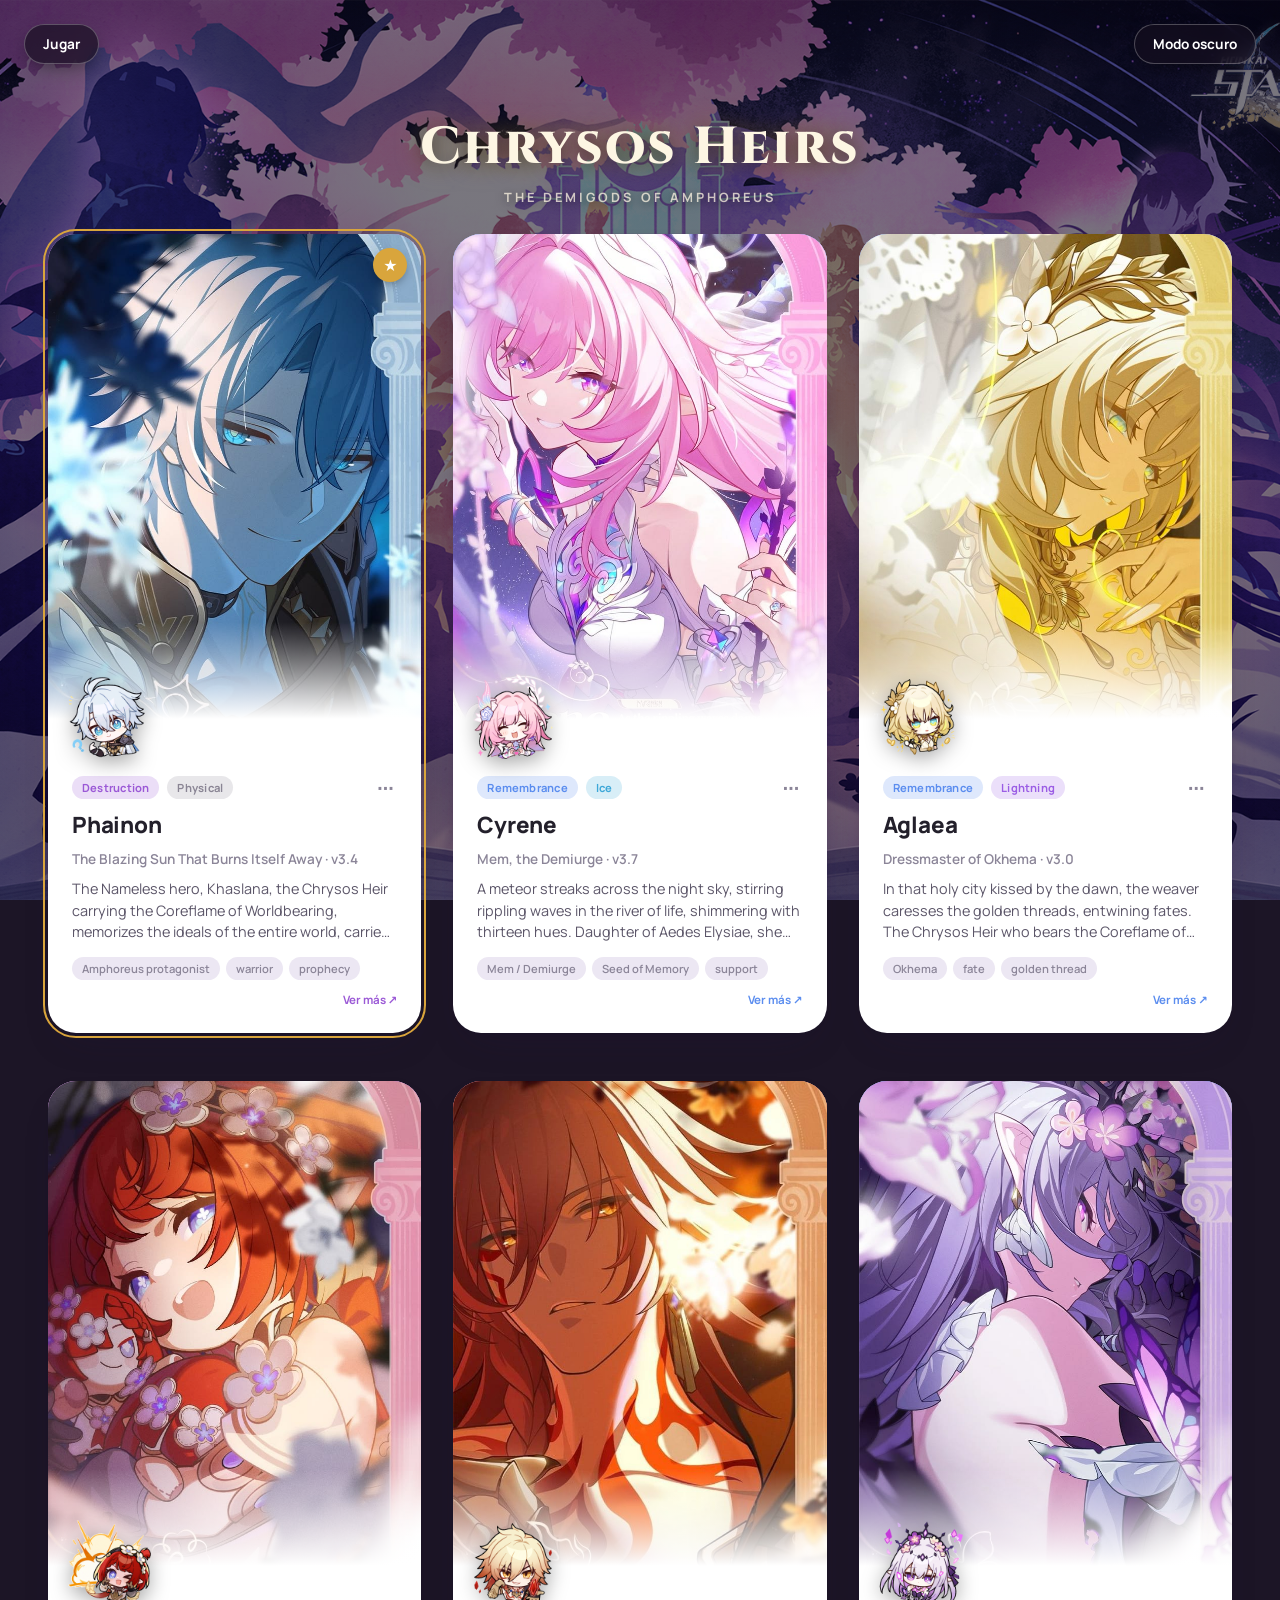
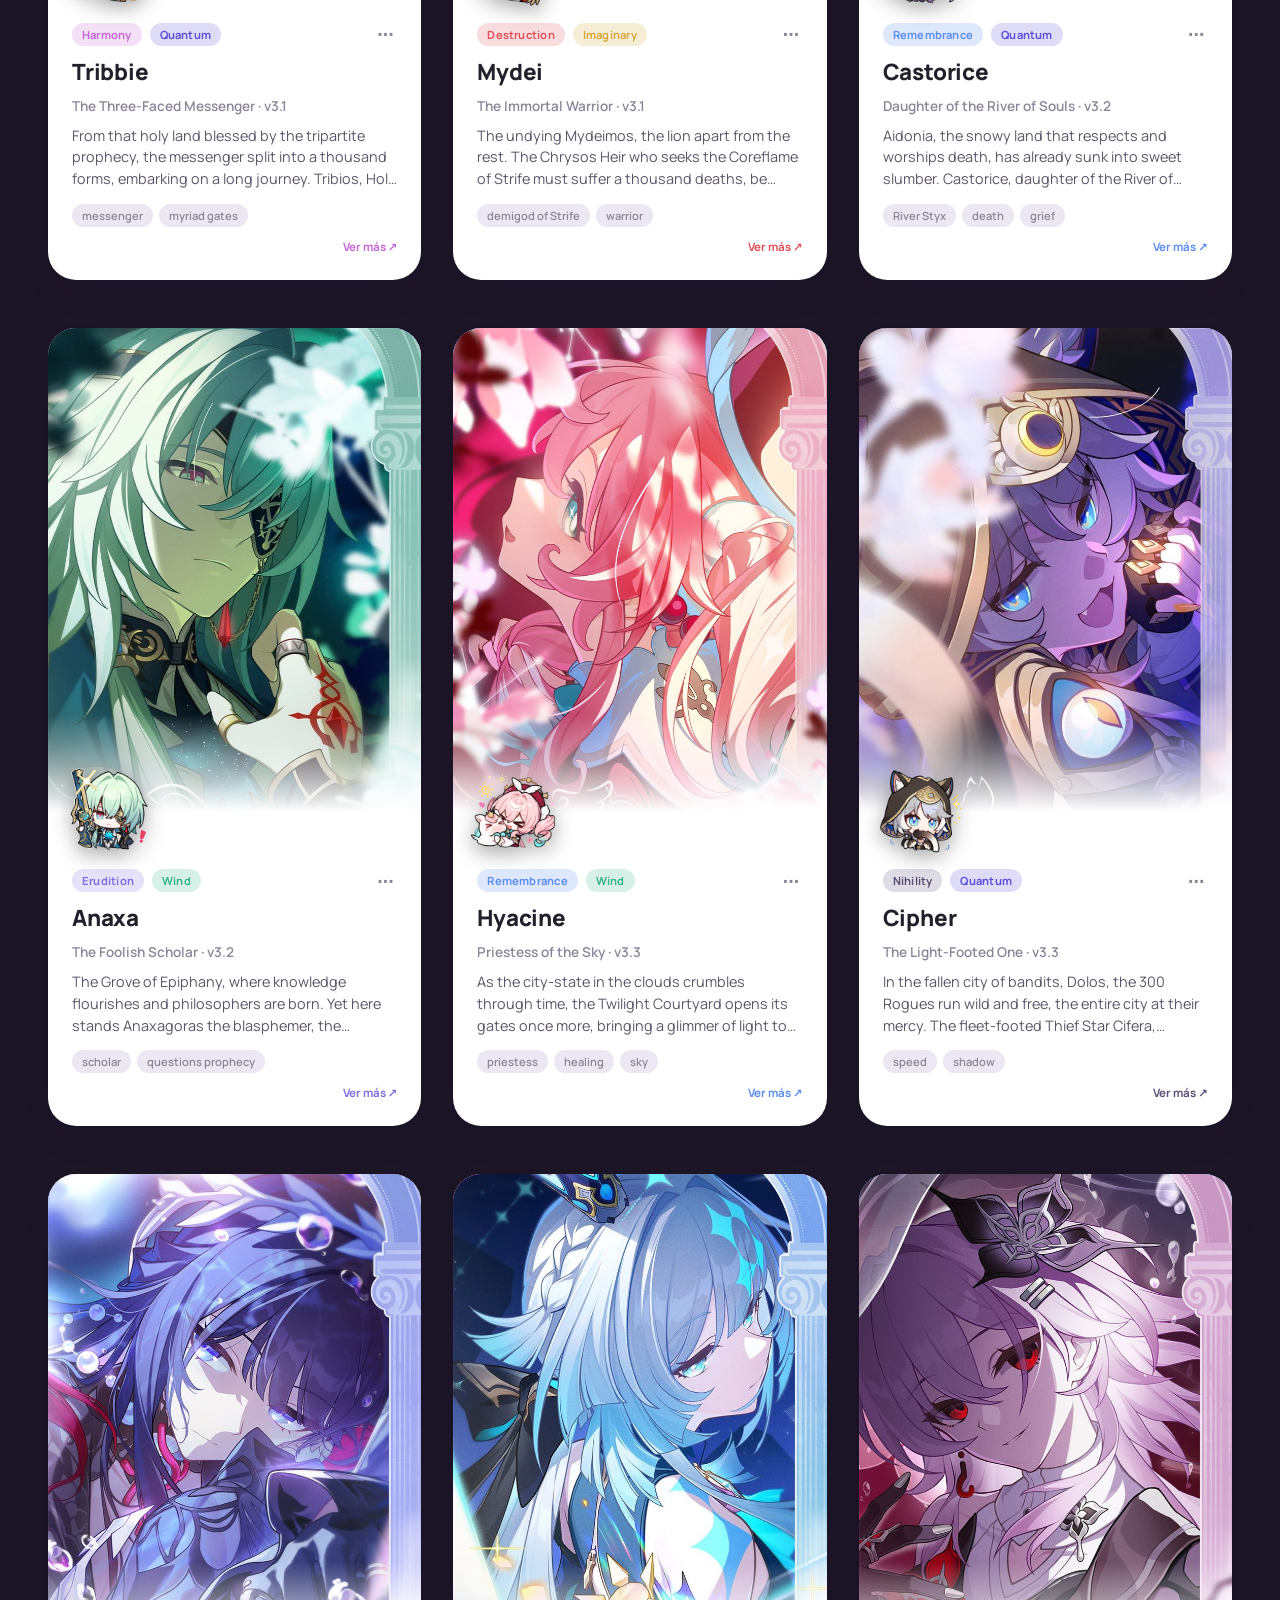
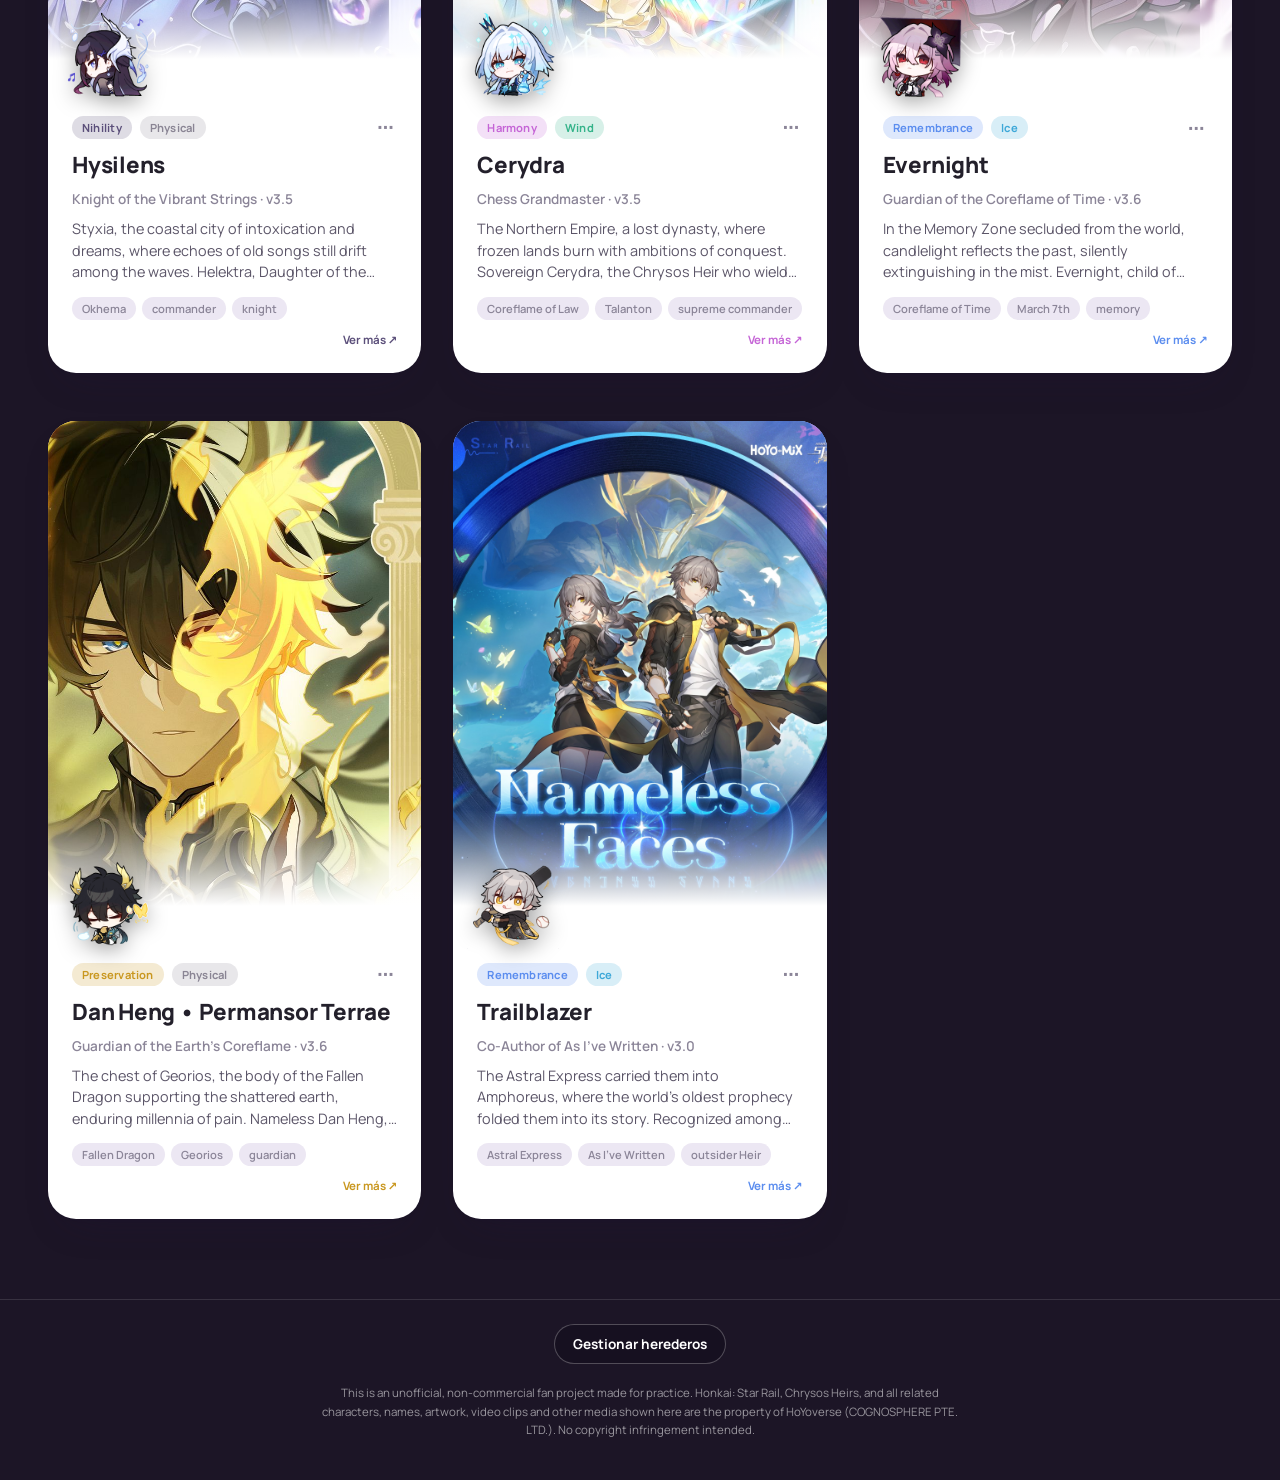
<file: index.html>
<!DOCTYPE html>
<html lang="en">
<head>
  <meta charset="UTF-8" />
  <!-- Hace que en mobile el ancho de la página sea el ancho real de
       la pantalla (y no un "viewport de escritorio" achicado). -->
  <meta name="viewport" content="width=device-width, initial-scale=1.0" />
  <title>Chrysos Heirs — Collection</title>

  <!-- Google Fonts: dos tipografías.
       - Cinzel: la serif "de inscripción" que usa el título H1.
       - Manrope: la tipografía normal de todo el resto del sitio
         (tarjetas, botones, texto). Los "preconnect" de arriba solo
         aceleran la conexión a los servidores de Google Fonts. -->
  <link rel="preconnect" href="https://fonts.googleapis.com" />
  <link rel="preconnect" href="https://fonts.gstatic.com" crossorigin />
  <link
    href="https://fonts.googleapis.com/css2?family=Cinzel:wght@600;700;800;900&family=Manrope:wght@500;600;700;800&display=swap"
    rel="stylesheet"
  />
  <link rel="stylesheet" href="styles/style.css" />
</head>
<!-- La clase "is-loading" arranca puesta a propósito: bloquea el
     scroll del body mientras se ve la pantalla de carga de abajo.
     script.js se la saca cuando el video termina (o falla). -->
<body class="is-loading">
  <!-- Pantalla de carga: un video de Amphoreus que se reproduce una
       sola vez al entrar al sitio. Cuando termina, script.js la
       desvanece y la borra del HTML. -->
  <div id="loading-screen" class="loading-screen">
    <video
      class="loading-video"
      src="media/amphoreus_pantalla_de_carga.mp4"
      autoplay
      muted
      playsinline
      preload="auto"
    ></video>
  </div>

  <!-- Botón fijo (siempre visible, sin importar el scroll) para
       cambiar entre modo claro y modo oscuro. El texto y el estado
       aria-pressed los actualiza script.js según el tema activo. -->
  <button
    id="theme-toggle"
    class="theme-toggle"
    type="button"
    aria-pressed="false"
  >
    Modo oscuro
  </button>

  <!-- Juego de memoria de "proyecto 1". Sin servidor (GitHub Pages)
       entra en modo offline y guarda las partidas en el navegador. -->
  <a class="theme-toggle juego-link" href="proyecto%201/game.html">
    Jugar
  </a>

  <!-- Encabezado: título + subtítulo. Fijo en el HTML porque no
       depende de ningún dato de la colección. -->
  <header class="page-header">
    <h1>Chrysos Heirs</h1>
    <p class="page-subtitle">The Demigods of Amphoreus</p>
   </header>

<!-- Contenedor vacío a propósito: script.js lo llena con una
     <article class="card"> por cada Chrysos Heir del array
     chrysosHeirs (ver DATOS en script.js). Ninguna tarjeta está
     escrita a mano acá. -->
<section id="cards-container"></section>

  <!-- Pie de página: aclaración de que esto es un proyecto de fan,
       sin fines comerciales, y que todo el material de Honkai: Star
       Rail / Chrysos Heirs es propiedad de HoYoverse. -->
  <footer class="site-footer">
    <!-- Enlace al gestor de "proyecto 1" (crear, editar y borrar
         herederos). Vive dentro de esta misma carpeta, así que comparte
         el localStorage con esta página y los cambios aparecen aquí. -->
    <a class="footer-gestor" href="proyecto%201/gestion.html">Gestionar herederos</a>
    <p>
      This is an unofficial, non-commercial fan project made for
      practice. Honkai: Star Rail, Chrysos Heirs, and all related
      characters, names, artwork, video clips and other media shown
      here are the property of HoYoverse (COGNOSPHERE PTE. LTD.). No
      copyright infringement intended.
    </p>
  </footer>

  <!-- Todo el comportamiento del sitio (armar las tarjetas, el
       modal, la pantalla de carga, el modo oscuro) vive acá. -->
  <script src="scripts/script.js"></script>
</body>
</html>
</file>
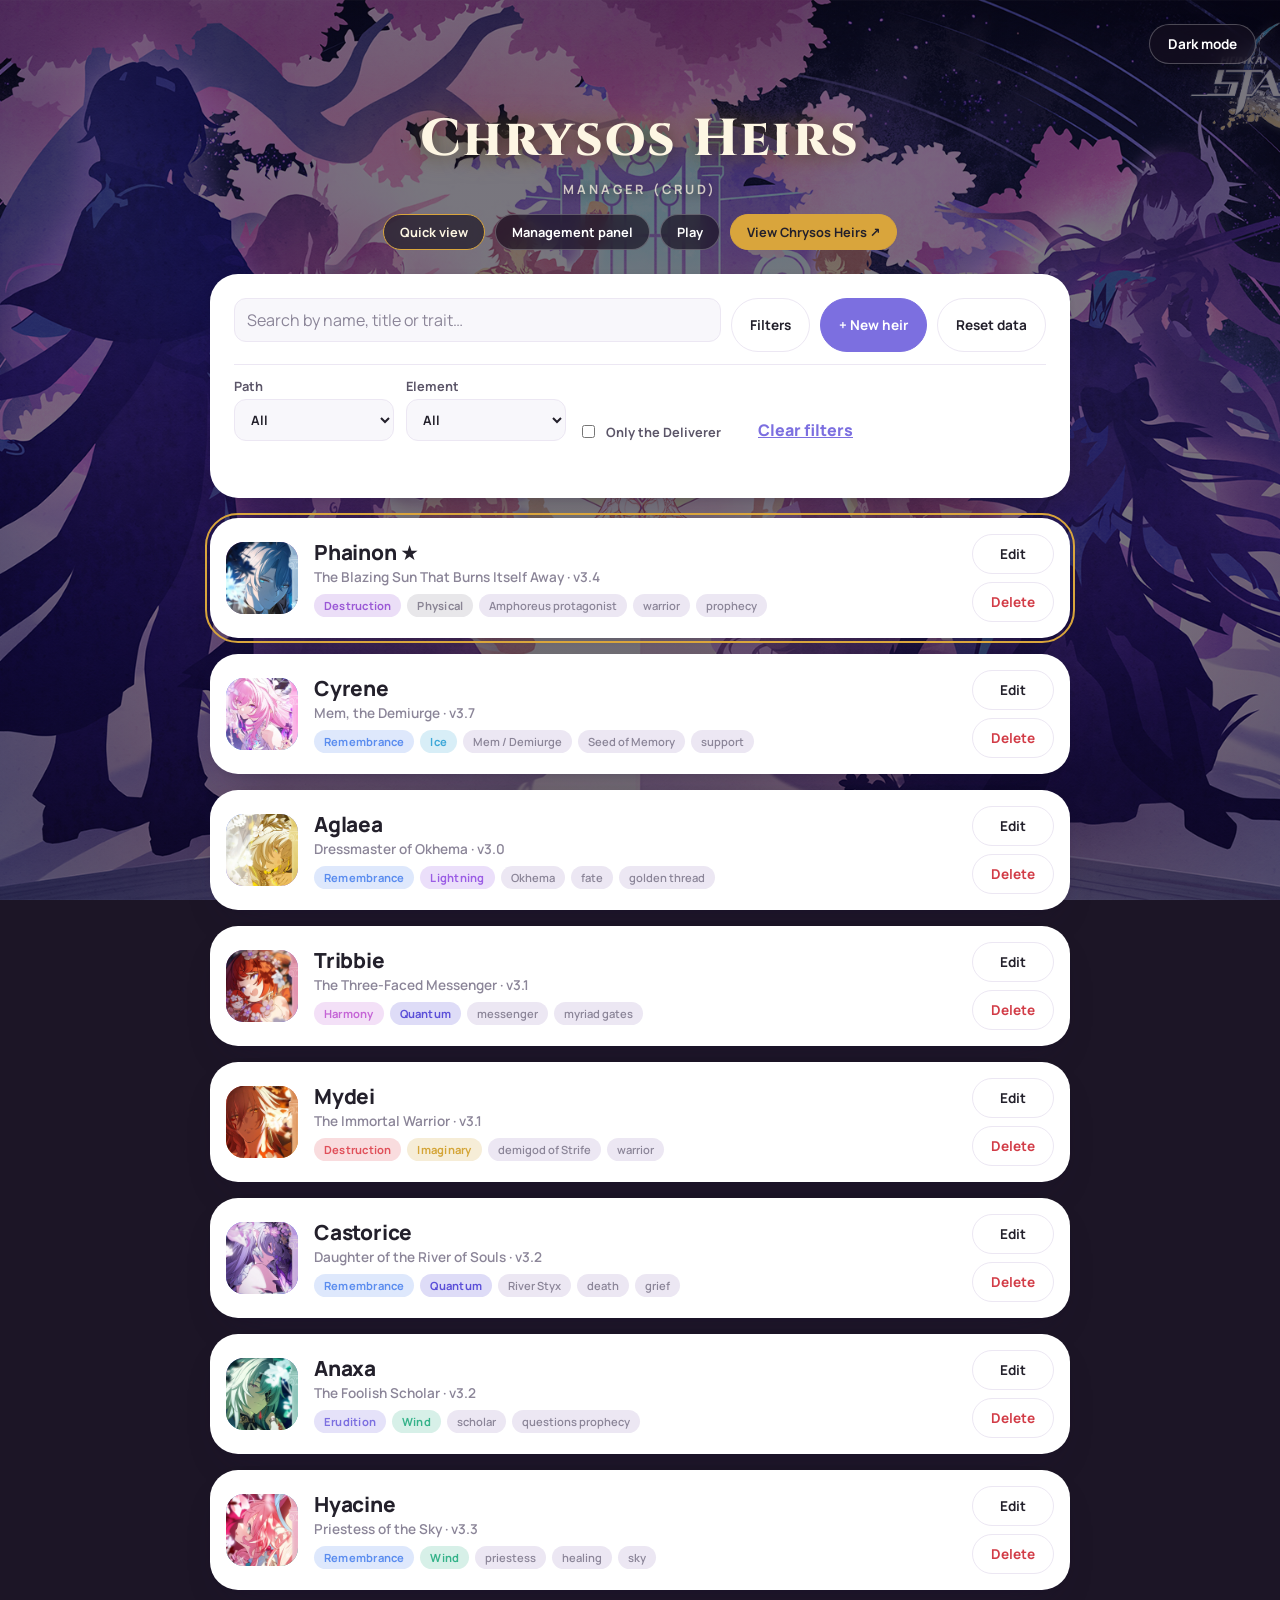
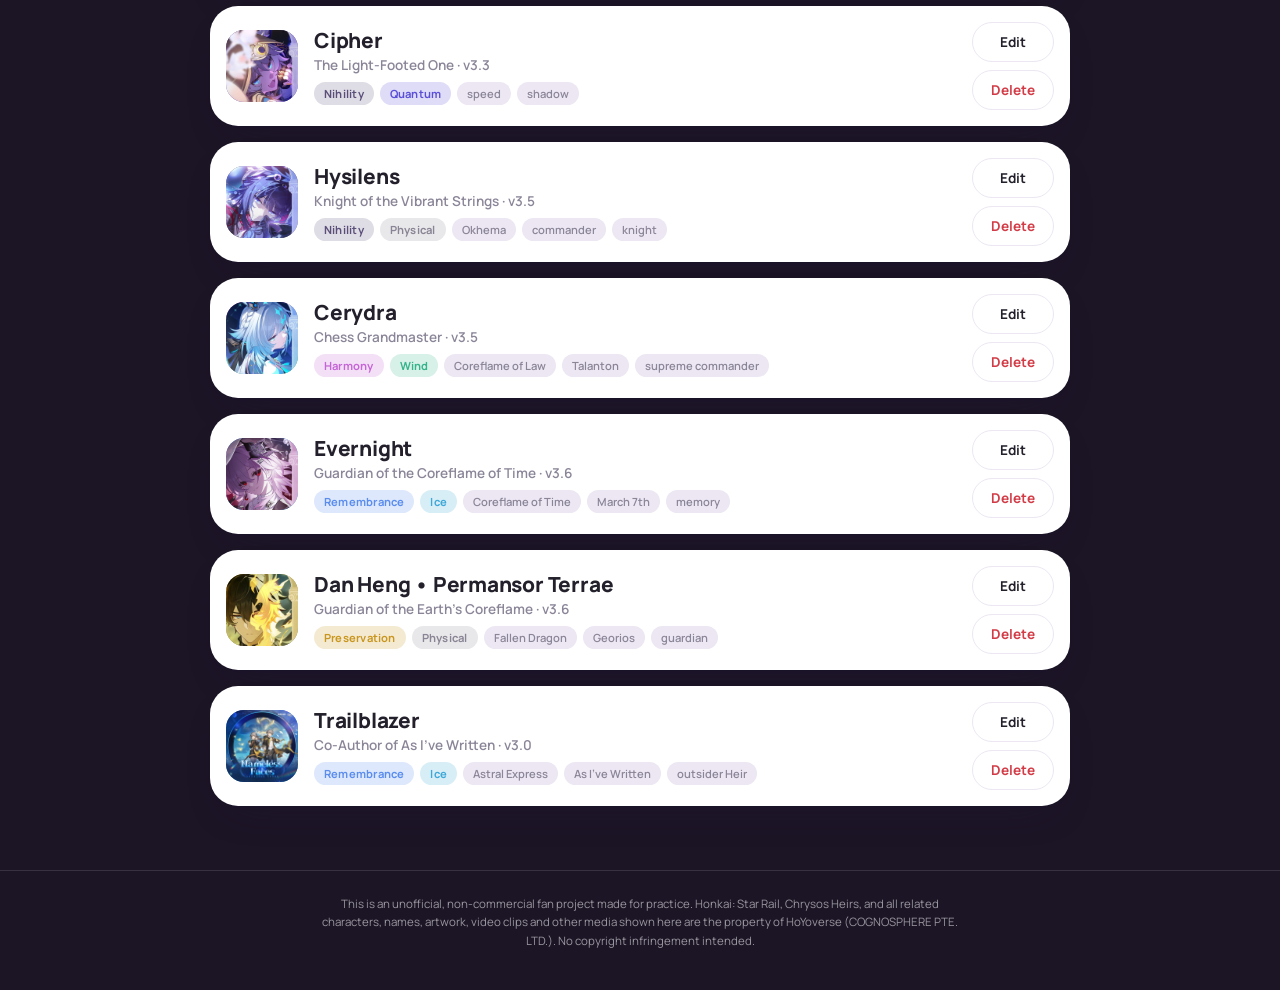
<file: proyecto 1/index.html>
<!DOCTYPE html>
<html lang="en">
<head>
  <meta charset="UTF-8" />
  <meta name="viewport" content="width=device-width, initial-scale=1.0" />
  <title>Chrysos Heirs — Manager</title>

  <!-- Mismas tipografías que el proyecto principal: Cinzel para el
       título y Manrope para el resto. -->
  <link rel="preconnect" href="https://fonts.googleapis.com" />
  <link rel="preconnect" href="https://fonts.gstatic.com" crossorigin />
  <link
    href="https://fonts.googleapis.com/css2?family=Cinzel:wght@600;700;800;900&family=Manrope:wght@500;600;700;800&display=swap"
    rel="stylesheet"
  />
  <link rel="stylesheet" href="styles.css" />
</head>
<body>
  <!-- Botón fijo de modo oscuro/claro; store.js (setupThemeToggle) lo
       conecta y recuerda la elección en localStorage. -->
  <button id="theme-toggle" class="theme-toggle" type="button" aria-pressed="false">
    Dark mode
  </button>

  <header class="page-header">
    <h1>Chrysos Heirs</h1>
    <p class="page-subtitle">Manager (CRUD)</p>
    <nav class="page-nav" aria-label="Pages">
      <a href="index.html" aria-current="page">Quick view</a>
      <a href="gestion.html">Management panel</a>
      <a href="game.html">Play</a>
      <a class="nav-main" href="../index.html">View Chrysos Heirs ↗</a>
    </nav>
  </header>

  <main class="app">
    <!-- Barra de herramientas: buscar (Read), crear (Create) y volver
         a los datos originales de data.js. -->
    <section class="panel">
      <div class="toolbar">
        <label class="search">
          <span class="visually-hidden">Search</span>
          <input id="search" type="search" placeholder="Search by name, title or trait…" />
        </label>
        <button id="filters-toggle" type="button" class="btn" aria-expanded="false" aria-controls="filters-panel">
          Filters
        </button>
        <button id="new-btn" type="button" class="btn btn-primary">+ New heir</button>
        <button id="reset-btn" type="button" class="btn">Reset data</button>
      </div>

      <!-- Panel de filtros por propiedad. Oculto hasta que se abre con
           el botón "Filters"; app.js llena los <select> con los Path
           y Element que existan en los datos. -->
      <div id="filters-panel" class="filters-panel" hidden>
        <label class="field">
          <span class="field-caption">Path</span>
          <select id="filter-path">
            <option value="">All</option>
          </select>
        </label>
        <label class="field">
          <span class="field-caption">Element</span>
          <select id="filter-elemento">
            <option value="">All</option>
          </select>
        </label>
        <label class="field field-check">
          <input id="filter-deliverer" type="checkbox" />
          <span class="field-caption">Only the Deliverer</span>
        </label>
        <button id="filters-clear" type="button" class="btn-link">Clear filters</button>
      </div>

      <!-- aria-live: el lector de pantalla anuncia los mensajes de
           "guardado", "eliminado", etc. sin mover el foco. -->
      <p id="status" class="status" role="status" aria-live="polite"></p>
    </section>

    <!-- script rellena esta lista con una fila por cada heredero. -->
    <ul id="heir-list" class="heir-list"></ul>
    <p id="empty-state" class="empty-state" hidden>No heirs match your search.</p>
  </main>

  <!-- Formulario de crear / editar. <dialog> nativo: el navegador ya
       se encarga de atrapar el foco y de cerrarlo con Escape. -->
  <dialog id="heir-dialog" class="dialog" aria-labelledby="dialog-title">
    <form id="heir-form" novalidate>
      <h2 id="dialog-title">New heir</h2>

      <label>Name *
        <input name="nombre" type="text" required maxlength="60" />
      </label>
      <label>Title
        <input name="titulo" type="text" maxlength="120" />
      </label>

      <div class="row">
        <label>Path
          <input name="path" type="text" list="path-options" />
        </label>
        <label>Element
          <input name="elemento" type="text" list="element-options" />
        </label>
        <label>Version
          <input name="version" type="number" step="0.1" min="0" />
        </label>
      </div>
      <datalist id="path-options"></datalist>
      <datalist id="element-options"></datalist>

      <label class="check">
        <input name="isDeliverer" type="checkbox" />
        Is the Deliverer
      </label>

      <label>Description
        <textarea name="descripcion" rows="4"></textarea>
      </label>
      <label>Traits (comma separated)
        <input name="rasgos" type="text" placeholder="warrior, prophecy" />
      </label>

      <label>Image path
        <input name="imagen" type="text" placeholder="media/name.jpg" />
      </label>
      <label>Sticker path
        <input name="sticker" type="text" placeholder="media/name-sticker.gif" />
      </label>
      <label>Clip path(s) (comma separated, optional)
        <input name="clip" type="text" placeholder="media/name.mp4" />
      </label>

      <p id="form-error" class="form-error" role="alert"></p>

      <div class="dialog-actions">
        <button type="button" id="cancel-btn" class="btn">Cancel</button>
        <button type="submit" class="btn btn-primary">Save</button>
      </div>
    </form>
  </dialog>

  <footer class="site-footer">
    <p>
      This is an unofficial, non-commercial fan project made for
      practice. Honkai: Star Rail, Chrysos Heirs, and all related
      characters, names, artwork, video clips and other media shown
      here are the property of HoYoverse (COGNOSPHERE PTE. LTD.). No
      copyright infringement intended.
    </p>
  </footer>

  <!-- data.js define el array "chrysosHeirs" (datos iniciales) y tiene
       que cargarse ANTES que store.js y app.js, que lo usan. -->
  <script src="data.js"></script>
  <script src="store.js"></script>
  <script src="app.js"></script>
</body>
</html>
</file>
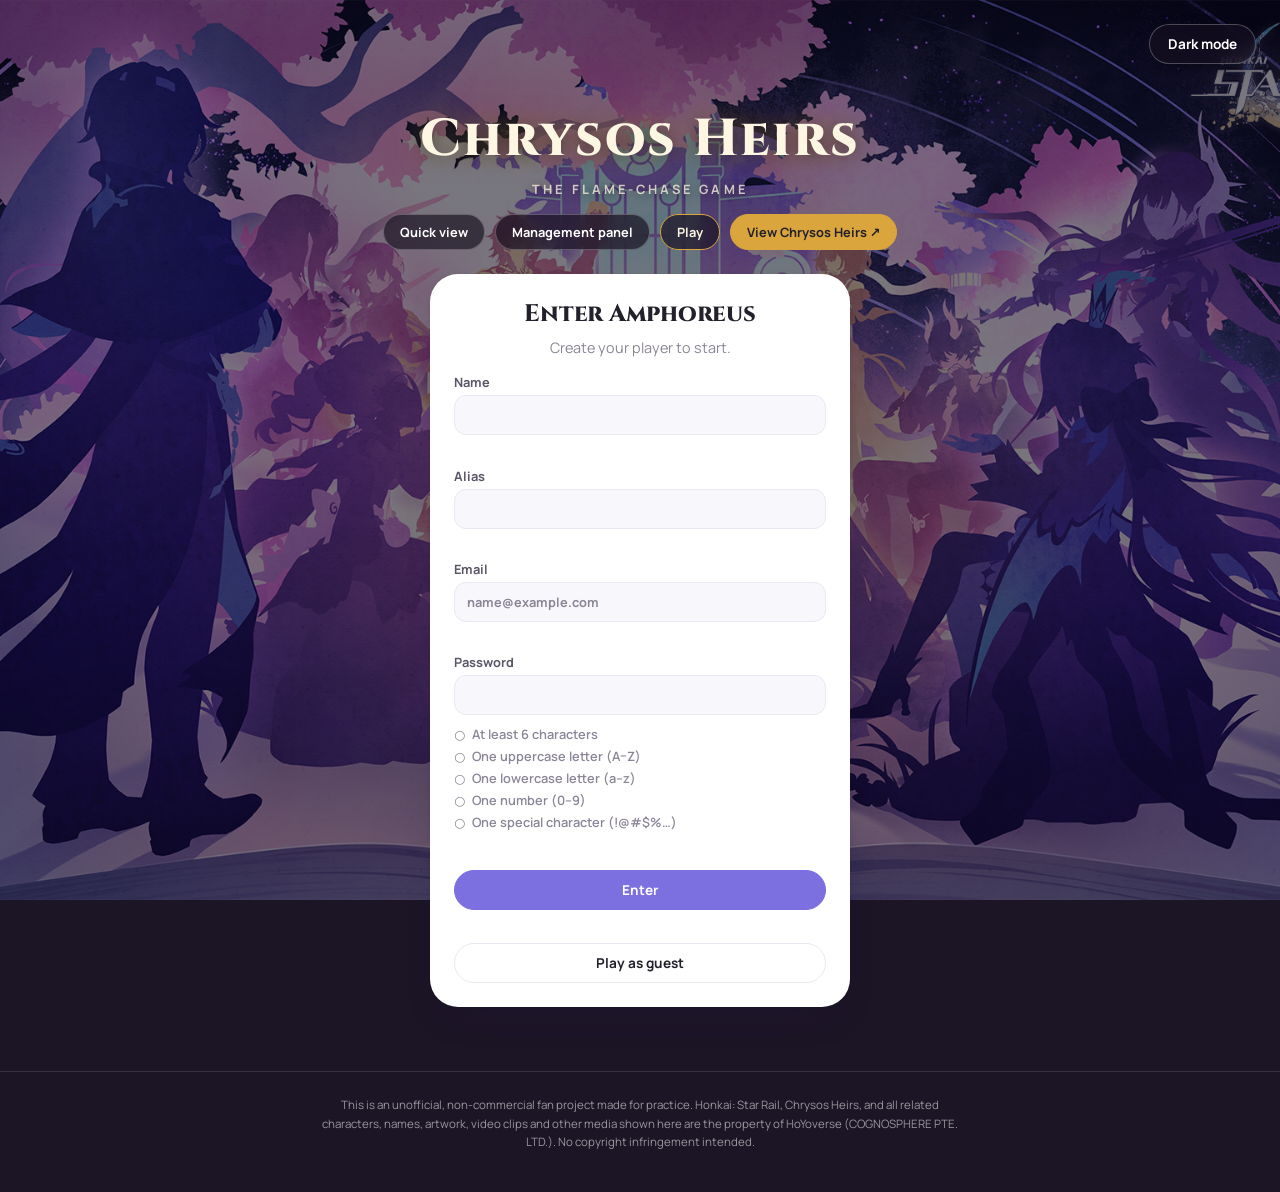
<file: proyecto 1/game.html>
<!DOCTYPE html>
<html lang="en">
<head>
  <meta charset="UTF-8" />
  <meta name="viewport" content="width=device-width, initial-scale=1.0" />
  <title>Chrysos Heirs — Game</title>

  <!-- Mismas tipografías que el proyecto principal: Cinzel para el
       título y Manrope para el resto. -->
  <link rel="preconnect" href="https://fonts.googleapis.com" />
  <link rel="preconnect" href="https://fonts.gstatic.com" crossorigin />
  <link
    href="https://fonts.googleapis.com/css2?family=Cinzel:wght@600;700;800;900&family=Manrope:wght@500;600;700;800&display=swap"
    rel="stylesheet"
  />
  <!-- styles.css trae el fondo de Amphoreus, las variables de color y
       los botones; game.css solo agrega lo propio del login. -->
  <link rel="stylesheet" href="styles.css" />
  <link rel="stylesheet" href="game.css" />
</head>
<body>
  <button id="theme-toggle" class="theme-toggle" type="button" aria-pressed="false">
    Dark mode
  </button>

  <header class="page-header">
    <h1>Chrysos Heirs</h1>
    <p class="page-subtitle">The Flame-Chase Game</p>
    <nav class="page-nav" aria-label="Pages">
      <a href="index.html">Quick view</a>
      <a href="gestion.html">Management panel</a>
      <a href="game.html" aria-current="page">Play</a>
      <a class="nav-main" href="../index.html">View Chrysos Heirs ↗</a>
    </nav>
  </header>

  <main class="game">
    <!-- LOGIN. novalidate: apaga los globitos de error del navegador
         para que la validación (y sus mensajes) la haga game.js. -->
    <section id="login-card" class="panel login-card">
      <h2>Enter Amphoreus</h2>
      <p class="login-hint">Create your player to start.</p>

      <form id="login-form" class="login-form" novalidate>
        <label class="field">
          Name
          <input id="login-name" name="name" type="text" autocomplete="name" maxlength="40"
                 aria-describedby="name-error" />
        </label>
        <p id="name-error" class="form-error"></p>

        <label class="field">
          Alias
          <input id="login-alias" name="alias" type="text" autocomplete="nickname" maxlength="20"
                 aria-describedby="alias-error" />
        </label>
        <p id="alias-error" class="form-error"></p>

        <!-- type="email": en el celular abre el teclado con @. La
             validación de verdad la hace EMAIL_REGEX en game.js
             (novalidate apaga la del navegador). -->
        <label class="field">
          Email
          <input id="login-email" name="email" type="email" autocomplete="email" maxlength="254"
                 placeholder="name@example.com" aria-describedby="email-error" />
        </label>
        <p id="email-error" class="form-error"></p>

        <label class="field">
          Password
          <input id="login-password" name="password" type="password" autocomplete="new-password"
                 aria-describedby="password-rules password-error" />
        </label>

        <!-- Lista de requisitos: game.js le pone .is-met a cada <li>
             mientras se escribe. data-rule es la clave de la regla en
             PASSWORD_RULES (game.js). -->
        <ul id="password-rules" class="password-rules">
          <li data-rule="length">At least 6 characters</li>
          <li data-rule="upper">One uppercase letter (A–Z)</li>
          <li data-rule="lower">One lowercase letter (a–z)</li>
          <li data-rule="number">One number (0–9)</li>
          <li data-rule="special">One special character (!@#$%…)</li>
        </ul>
        <p id="password-error" class="form-error"></p>

        <button id="login-submit" type="submit" class="btn btn-primary login-submit">Enter</button>
        <!-- Errores que no son de un campo (ej. el servidor apagado). -->
        <p id="login-status" class="form-error" role="alert"></p>
      </form>

      <!-- Fuera del <form> a propósito: así no dispara la validación ni
           el envío. Entra al juego sin usuario (no se guarda nada). -->
      <button id="guest-btn" type="button" class="btn guest-btn">Play as guest</button>
    </section>

    <!-- Modal "¿Registrarse?": se abre cuando el email no está en
         users.json. <dialog> nativo: showModal() bloquea el resto de
         la página y Escape lo cierra (cuenta como "No"). -->
    <dialog id="register-dialog" class="dialog register-dialog" aria-labelledby="register-title">
      <form method="dialog">
        <h2 id="register-title">New player?</h2>
        <p id="register-text" class="login-hint"></p>
        <div class="dialog-actions">
          <!-- method="dialog" + value: el botón cierra el modal y deja
               su value en dialog.returnValue ("no" o "yes"). -->
          <button type="submit" value="no" class="btn">No</button>
          <button type="submit" value="yes" class="btn btn-primary">Yes, register me</button>
        </div>
      </form>
    </dialog>

    <!-- JUEGO (Memory). Se muestra recién cuando el login es válido;
         memory.js arma las cartas dentro de #memory-board. -->
    <section id="welcome-card" class="panel game-card" hidden>
      <div class="game-head">
        <div>
          <h2 id="welcome-title">Welcome</h2>
          <p id="welcome-text" class="login-hint"></p>
        </div>
        <div class="game-actions">
          <button id="memory-restart" type="button" class="btn">↺ Restart</button>
          <button id="logout-btn" type="button" class="btn">Change player</button>
        </div>
      </div>

      <!-- HUD: tiempo, intentos y pares. aria-live="off" a propósito:
           el reloj cambia cada segundo y un lector de pantalla no
           debería anunciarlo sin parar. -->
      <div class="memory-hud">
        <div class="hud-item"><span id="hud-time" class="hud-value">00:00</span><span class="hud-label">Time</span></div>
        <div class="hud-item"><span id="hud-attempts" class="hud-value">0</span><span class="hud-label">Attempts</span></div>
        <div class="hud-item"><span id="hud-pairs" class="hud-value">0/0</span><span class="hud-label">Pairs</span></div>
      </div>

      <p class="login-hint memory-rules">Flip two cards at a time. Find every pair of Chrysos Heirs.</p>

      <div id="memory-board" class="memory-board"></div>
    </section>

    <!-- Victoria: se abre al encontrar todos los pares. -->
    <dialog id="victory-dialog" class="dialog register-dialog victory-dialog" aria-labelledby="victory-title">
      <h2 id="victory-title">You did it!</h2>
      <p class="victory-label">Your rank</p>
      <p id="victory-rank" class="victory-rank"></p>
      <p id="victory-message" class="login-hint"></p>
      <div class="memory-hud">
        <div class="hud-item"><span id="victory-time" class="hud-value">--:--</span><span class="hud-label">Time</span></div>
        <div class="hud-item"><span id="victory-attempts" class="hud-value">0</span><span class="hud-label">Attempts</span></div>
        <div class="hud-item"><span id="victory-pairs" class="hud-value">0/0</span><span class="hud-label">Pairs</span></div>
      </div>
      <!-- memory.js escribe acá si la partida se guardó en users.json. -->
      <p id="victory-saved" class="victory-saved" role="status" aria-live="polite"></p>
      <div class="dialog-actions">
        <button id="victory-again" type="button" class="btn btn-primary">Play again</button>
      </div>
    </dialog>
  </main>

  <footer class="site-footer">
    <p>
      This is an unofficial, non-commercial fan project made for
      practice. Honkai: Star Rail, Chrysos Heirs, and all related
      characters, names, artwork, video clips and other media shown
      here are the property of HoYoverse (COGNOSPHERE PTE. LTD.). No
      copyright infringement intended.
    </p>
  </footer>

  <!-- data.js + store.js: los heirs del juego (loadHeirs, mediaUrl) y
       setupThemeToggle(). store.js necesita data.js cargado antes, y
       memory.js tiene que estar antes que game.js, que lo usa. -->
  <script src="data.js"></script>
  <script src="store.js"></script>
  <script src="memory.js"></script>
  <script src="game.js"></script>
</body>
</html>
</file>
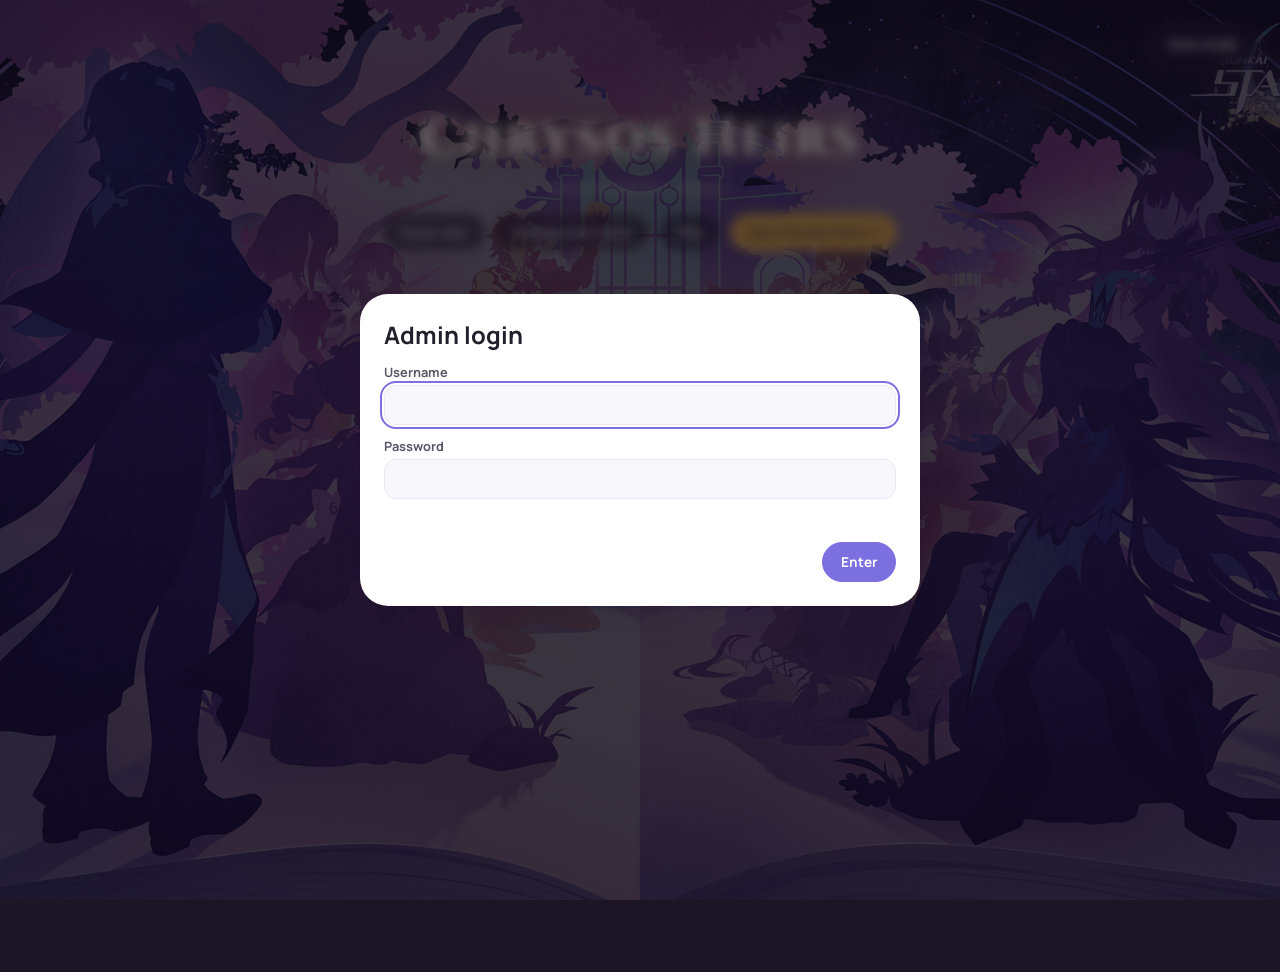
<file: proyecto 1/gestion.html>
<!DOCTYPE html>
<html lang="en">
<head>
  <meta charset="UTF-8" />
  <meta name="viewport" content="width=device-width, initial-scale=1.0" />
  <title>Chrysos Heirs — Management</title>

  <link rel="preconnect" href="https://fonts.googleapis.com" />
  <link rel="preconnect" href="https://fonts.gstatic.com" crossorigin />
  <link
    href="https://fonts.googleapis.com/css2?family=Cinzel:wght@600;700;800;900&family=Manrope:wght@500;600;700;800&display=swap"
    rel="stylesheet"
  />
  <link rel="stylesheet" href="styles.css" />
</head>
<body>
  <button id="theme-toggle" class="theme-toggle" type="button" aria-pressed="false">
    Dark mode
  </button>

  <header class="page-header">
    <h1>Chrysos Heirs</h1>
    <p class="page-subtitle">Management panel</p>
    <nav class="page-nav" aria-label="Pages">
      <a href="index.html">Quick view</a>
      <a href="gestion.html" aria-current="page">Management panel</a>
      <a href="game.html">Play</a>
      <a class="nav-main" href="../index.html">View Chrysos Heirs ↗</a>
    </nav>
  </header>

  <main class="admin-shell" id="admin-main" hidden>
    <!-- SIDEBAR: pestañas. role="tablist"/"tab"/"tabpanel" le dicen al
         lector de pantalla que son pestañas; gestion.js cambia
         aria-selected y muestra/esconde cada panel con "hidden". -->
    <nav class="sidebar" role="tablist" aria-label="Sections" aria-orientation="vertical">
      <button id="tab-heirs" class="sidebar-tab" type="button" role="tab"
              aria-selected="true" aria-controls="tabpanel-heirs">Heirs</button>
      <button id="tab-users" class="sidebar-tab" type="button" role="tab"
              aria-selected="false" aria-controls="tabpanel-users" tabindex="-1">Users</button>
    </nav>

    <!-- Pestaña HEIRS: el CRUD de siempre, sin cambios adentro. -->
    <div id="tabpanel-heirs" class="admin tab-panel" role="tabpanel" aria-labelledby="tab-heirs">
    <!-- C — CREATE. Los campos NO están escritos acá: gestion.js los
         genera a partir de HEIR_FIELDS (una entrada por propiedad del
         objeto heredero), dentro de #create-fields. -->
    <section class="panel" aria-labelledby="create-title">
      <h2 id="create-title"><span class="section-letter">C</span> Create</h2>
      <p class="mode-hint">
        One field per property of an heir. The small label shows the
        type of data expected.
      </p>

      <form id="create-form" class="admin-form" novalidate>
        <div id="create-fields" class="fields"></div>

        <p id="create-error" class="form-error" role="alert"></p>

        <div class="dialog-actions">
          <button type="button" id="create-clear" class="btn">Clear</button>
          <button type="submit" class="btn btn-primary">Accept and add</button>
        </div>
      </form>
    </section>

    <!-- R — READ -->
    <section class="panel" aria-labelledby="table-title">
      <div class="panel-head">
        <h2 id="table-title"><span class="section-letter">R</span> Read <span id="count" class="count"></span></h2>
        <button id="reset-btn" type="button" class="btn">Reset data</button>
      </div>

      <label class="search">
        <span class="visually-hidden">Search</span>
        <input id="search" type="search" placeholder="Search by name, title or trait…" />
      </label>

      <p id="status" class="status" role="status" aria-live="polite"></p>

      <div class="table-wrap">
        <table class="heir-table">
          <thead>
            <tr>
              <th scope="col">Name</th>
              <th scope="col">Path</th>
              <th scope="col">Element</th>
              <th scope="col">Ver.</th>
              <th scope="col"><span class="visually-hidden">Actions</span></th>
            </tr>
          </thead>
          <tbody id="heir-body"></tbody>
        </table>
      </div>
      <p id="empty-state" class="empty-state" hidden>No heirs match your search.</p>
    </section>

    <!-- U — UPDATE. Se elige un heredero y se cargan sus datos en el
         mismo tipo de campos generados que Create. El botón "Edit" de
         cada fila de la tabla también elige el heredero acá. -->
    <section id="update-panel" class="panel" aria-labelledby="update-title">
      <h2 id="update-title"><span class="section-letter">U</span> Update</h2>
      <p class="mode-hint">Choose an heir (or press Edit in the table), change what you need and save.</p>

      <form id="update-form" class="admin-form" novalidate>
        <label class="field">
          <span class="field-caption">Heir to update</span>
          <select id="update-select"></select>
        </label>

        <!-- Deshabilitado mientras no hay heredero elegido: todos los
             campos de adentro quedan bloqueados. -->
        <fieldset id="update-fieldset" class="fieldset-reset" disabled>
          <div id="update-fields" class="fields"></div>
        </fieldset>

        <p id="update-error" class="form-error" role="alert"></p>

        <div class="dialog-actions">
          <button type="button" id="update-cancel" class="btn">Cancel</button>
          <button type="submit" id="update-submit" class="btn btn-primary" disabled>Update heir</button>
        </div>
      </form>
    </section>

    <!-- D — DELETE. Se elige un heredero, se ve un resumen y se borra
         con el botón. El botón "Delete" de cada fila también lo elige
         acá. Tras borrar aparece "Undo" unos segundos. -->
    <section id="delete-panel" class="panel" aria-labelledby="delete-title">
      <h2 id="delete-title"><span class="section-letter">D</span> Delete</h2>
      <p class="mode-hint">Choose an heir (or press Delete in the table). You can undo for a few seconds.</p>

      <div class="admin-form">
        <label class="field">
          <span class="field-caption">Heir to delete</span>
          <select id="delete-select"></select>
        </label>

        <div id="delete-preview" class="delete-preview" aria-live="polite">No heir selected.</div>

        <div class="dialog-actions">
          <button type="button" id="delete-btn" class="btn btn-danger-solid" disabled>Delete heir</button>
        </div>

        <p class="status" role="status" aria-live="polite">
          <span id="delete-message"></span>
          <button id="undo-btn" type="button" class="btn-link" hidden>Undo</button>
        </p>
      </div>
    </section>

    <!-- S — STORAGE: herramientas de localStorage. -->
    <section class="panel panel-wide" aria-labelledby="storage-title">
      <h2 id="storage-title"><span class="section-letter">S</span> Storage</h2>
      <p class="mode-hint">
        Your heirs are saved in this browser (localStorage). The
        Chrysos Heirs site reads them from here, so what you add shows
        up there too. Export a copy to keep a backup.
      </p>

      <dl class="storage-list">
        <div><dt>Status</dt><dd id="storage-status"></dd></div>
        <div><dt>Key</dt><dd><code id="storage-key"></code></dd></div>
        <div><dt>Saved heirs</dt><dd id="storage-count"></dd></div>
        <div><dt>In memory</dt><dd id="storage-memory"></dd></div>
        <div><dt>Size</dt><dd id="storage-size"></dd></div>
        <div><dt>Last saved</dt><dd id="storage-time"></dd></div>
      </dl>

      <div class="storage-actions">
        <button id="export-btn" type="button" class="btn">Export JSON</button>
        <button id="import-btn" type="button" class="btn">Import JSON…</button>
        <button id="clear-storage-btn" type="button" class="btn btn-danger">Clear saved data</button>
        <!-- El input real de archivo va oculto: el botón de arriba lo
             abre, para poder darle el mismo estilo que los demás. -->
        <input id="import-file" type="file" accept="application/json,.json" hidden />
      </div>

      <p id="storage-message" class="storage-message" role="status" aria-live="polite"></p>
    </section>
    </div>

    <!-- Pestaña USERS: jugadores registrados en game.html. Los datos
         vienen de server.js (GET /api/users), que lee users.json; por
         eso esta pestaña solo funciona abriendo la página desde
         http://localhost:3000. -->
    <div id="tabpanel-users" class="tab-panel" role="tabpanel" aria-labelledby="tab-users" hidden>
      <section class="panel" aria-labelledby="users-title">
        <div class="panel-head">
          <h2 id="users-title">Registered users <span id="users-count" class="count"></span></h2>
          <button id="users-refresh" type="button" class="btn">Refresh</button>
        </div>
        <p class="mode-hint">
          Players registered in the game (users.json). The password is
          never saved: only its hash and salt. Click a hash to see it
          complete, or a game count to see every won game.
        </p>

        <p id="users-status" class="status" role="status" aria-live="polite"></p>

        <div class="table-wrap">
          <table class="heir-table users-table">
            <thead>
              <tr>
                <th scope="col">ID</th>
                <th scope="col">Name</th>
                <th scope="col">Alias</th>
                <th scope="col">Email</th>
                <th scope="col">Password (hash)</th>
                <th scope="col">Registered</th>
                <th scope="col">Games</th>
              </tr>
            </thead>
            <tbody id="users-body"></tbody>
          </table>
        </div>
        <p id="users-empty" class="empty-state" hidden>No users registered yet.</p>
      </section>
    </div>
  </main>

  <datalist id="path-options"></datalist>
  <datalist id="element-options"></datalist>

  <!-- Login del panel de administración. No es seguridad real: las
       credenciales viven en texto plano en credenciales.js, visibles
       para cualquiera que abra las herramientas de desarrollador. Solo
       evita que alguien entre al panel CRUD sin querer o sin saber la
       clave. Mientras no se loguee, #admin-main queda con "hidden". -->
  <dialog id="login-dialog" class="dialog" aria-labelledby="login-title">
    <form id="login-form" novalidate>
      <h2 id="login-title">Admin login</h2>

      <label>Username
        <input name="usuario" type="text" autocomplete="username" required />
      </label>

      <label>Password
        <input name="contrasena" type="password" autocomplete="current-password" required />
      </label>

      <p id="login-error" class="form-error" role="alert"></p>

      <div class="dialog-actions">
        <button type="submit" class="btn btn-primary">Enter</button>
      </div>
    </form>
  </dialog>

  <footer class="site-footer">
    <p>
      This is an unofficial, non-commercial fan project made for
      practice. Honkai: Star Rail, Chrysos Heirs, and all related
      characters, names, artwork, video clips and other media shown
      here are the property of HoYoverse (COGNOSPHERE PTE. LTD.). No
      copyright infringement intended.
    </p>
  </footer>

  <script src="data.js"></script>
  <script src="store.js"></script>
  <script src="credenciales.js"></script>
  <script src="login.js"></script>
  <script src="gestion.js"></script>
</body>
</html>
</file>
<file: styles/style.css>
/* ============================================================
   CHRYSOS HEIRS — estilos
   ============================================================
   Mobile-first: las reglas base son para móvil. Las secciones
   marcadas TABLET (>=600px) y DESKTOP (>=1024px / >=1440px)
   solo ajustan el grid y algunos tamaños.

   Las imágenes reales todavía no existen para la mayoría de los
   personajes (media/ está incompleta). Cada tarjeta trae un
   fallback automático: si la imagen no carga, se muestra un
   fondo con degradado + la inicial del nombre, en vez de un
   ícono de imagen rota.
   ============================================================ */

/* Variables globales de color. Todo lo que puede cambiar (modo
   oscuro, el color de cada Path/Elemento) se resuelve reasignando
   estas variables más abajo, en vez de repetir colores sueltos por
   todo el archivo. */
:root {
  --bg: #1c1526;
  --panel-bg: #ffffff;
  --text-strong: #23202b;
  --text-body: #5b5568;
  --text-muted: #8b8598;
  --border-soft: #ece7f3;
  --shadow-card: 0 18px 40px -22px rgba(35, 20, 60, 0.35),
    0 2px 10px -2px rgba(35, 20, 60, 0.12);
  --shadow-card-hover: 0 26px 48px -20px rgba(35, 20, 60, 0.4),
    0 4px 14px -2px rgba(35, 20, 60, 0.16);
  --gold: #d9a53c;

  /* Acentos por defecto (se sobreescriben por data-path / data-element) */
  --path-accent: #7c6fe0;
  --element-accent: #5b8def;
}

/* Modo oscuro de las tarjetas (y el modal, que reusa las mismas
   variables). Se activa poniendo data-theme="dark" en <html> desde
   script.js; el fondo de la página con la ilustración de Amphoreus no
   cambia, esto solo afecta el panel blanco de cada tarjeta. */
:root[data-theme="dark"] {
  --panel-bg: #211a30;
  --text-strong: #f4f1fa;
  --text-body: #cac2dc;
  --text-muted: #948aad;
  --border-soft: #37304a;
  --shadow-card: 0 0 0 1px rgba(255, 255, 255, 0.06), 0 18px 40px -18px rgba(0, 0, 0, 0.6);
  --shadow-card-hover: 0 0 0 1px rgba(255, 255, 255, 0.1), 0 22px 44px -16px rgba(0, 0, 0, 0.7);
}

/* ---------- Acentos por Path ---------- */
/* Cada [data-path="..."] pisa --path-accent según el Path del
   personaje (lo pone script.js como atributo data-path en la tarjeta
   y en el modal). De ahí sale el color de la pill "Path", del
   degradado de fondo de la imagen, y del anillo de foco. */
[data-path="Destruction"] {
  --path-accent: #e0505a;
}
[data-path="Remembrance"] {
  --path-accent: #5b8def;
}
[data-path="Harmony"] {
  --path-accent: #c565d6;
}
[data-path="Erudition"] {
  --path-accent: #7c6fe0;
}
[data-path="Nihility"] {
  --path-accent: #5b4f7a;
}
[data-path="Preservation"] {
  --path-accent: #c9971f;
}

/* Excepción puntual: Phainon pasa de rojo (el rojo de Destruction que
   comparte con Mydei) a morado, sin tocar el color del resto de los
   Destruction. Va después del bloque de Paths a propósito, para que
   gane por orden ante el mismo nivel de especificidad. */
[data-nombre="Phainon"] {
  --path-accent: #9b59d6;
}

/* ---------- Acentos por Elemento ---------- */
/* Mismo mecanismo que los Paths, pero para --element-accent (pill
   "Elemento" y la otra punta del degradado de la imagen). */
[data-element="Physical"] {
  --element-accent: #8a8594;
}
[data-element="Lightning"] {
  --element-accent: #9b5de5;
}
[data-element="Quantum"] {
  --element-accent: #5b4fd8;
}
[data-element="Imaginary"] {
  --element-accent: #d4a537;
}
[data-element="Wind"] {
  --element-accent: #35b38a;
}
[data-element="Ice"] {
  --element-accent: #3ea8d8;
}

/* ---------- Reset básico ---------- */
/* box-sizing: border-box en todo: así padding y border se descuentan
   del width/height declarado, en vez de sumarse (mucho más predecible
   al armar layouts). */
* {
  box-sizing: border-box;
}

body {
  margin: 0;
  font-family: "Manrope", "Segoe UI", system-ui, sans-serif;
  color: var(--text-strong);
  background: var(--bg);
  min-height: 100vh;
  /* position:relative solo para que exista un contexto de posición;
     no lo necesita ningún hijo directo hoy, pero es una base segura
     si se agrega algo posicionado más adelante. */
  position: relative;
}

/* Fondo de la página: el arte de Amphoreus. Se pinta en un ::before
   fixed (en vez de directo en "body") para que siempre cubra el
   viewport sin estirarse ni repetirse en páginas largas, y sin el
   jank de background-attachment:fixed en mobile Safari.
   "vertical" es la imagen por defecto (mobile-first); en pantallas
   más anchas que altas se cambia a "horizontal". */
body::before {
  content: "";
  position: fixed;
  inset: 0;
  /* z-index negativo: queda detrás de absolutamente todo el
     contenido normal de la página, sin tener que subirle el z-index
     a cada cosa que va "encima". */
  z-index: -1;
  /* Dos capas de background-image: primero un velo oscuro semi-
     transparente (para que el texto blanco de arriba siempre
     contraste bien), y debajo la ilustración en sí. */
  background-image: linear-gradient(rgba(10, 6, 20, 0.55), rgba(10, 6, 20, 0.55)),
    url("../media/chrysos_fondo_vertical.jpg");
  background-size: cover;
  background-position: center;
}

/* En pantallas más anchas que altas (landscape: tablet apaisada,
   desktop) se cambia la imagen de fondo por la versión horizontal. */
@media (orientation: landscape) {
  body::before {
    background-image: linear-gradient(rgba(10, 6, 20, 0.55), rgba(10, 6, 20, 0.55)),
      url("../media/chrysos_fondo_horizontal.jpg");
  }
}

/* Quita el margin por defecto de estos elementos: así el espaciado
   entre título/párrafos lo controla cada componente con su propio
   padding/margin, no un margin "de fábrica" del navegador. */
h1,
h2,
p {
  margin: 0;
}

/* display:block saca el espacio fantasma que dejan las imágenes
   inline por defecto; max-width evita que una imagen más grande que
   su contenedor se salga del layout. */
img {
  display: block;
  max-width: 100%;
}

/* Mientras la pantalla de carga está puesta, no se puede scrollear
   el resto de la página por detrás. */
body.is-loading {
  overflow: hidden;
}

/* ---------- Pantalla de carga (video) ---------- */
.loading-screen {
  position: fixed;
  inset: 0;
  /* Bien arriba de todo el contenido normal, pero por debajo del
     modal (z-index 1200): si alguien logra abrir el modal apenas
     carga la página, el modal debe poder tapar esto. */
  z-index: 999;
  background: #0b0812;
  overflow: hidden;
  opacity: 1;
  transition: opacity 0.6s ease;
}

/* Clase que agrega script.js cuando el video termina (o falla): la
   pantalla se desvanece con la transition de arriba y después se
   borra del DOM. */
.loading-screen.is-hidden {
  opacity: 0;
  pointer-events: none;
}

.loading-video {
  width: 100%;
  height: 100%;
  /* "cover" respeta el aspect ratio del video: en mobile recorta los
     costados y deja ver el centro, en pantallas anchas recorta arriba/
     abajo. Nunca lo estira. */
  object-fit: cover;
  object-position: center;
}

/* ---------- Botón de modo oscuro/claro ---------- */
/* position:fixed (no sticky) para que quede siempre visible sin
   importar cuánto se haya scrolleado la colección. Va arriba (no
   abajo a la derecha) a propósito: ahí abajo es justo donde cada
   tarjeta tiene su link "Ver más ↗", y un botón fijo en esa esquina
   terminaba tapándolo tarjeta tras tarjeta al scrollear. */
.theme-toggle {
  position: fixed;
  top: 16px;
  right: 16px;
  /* Por encima de las tarjetas y del header, pero bien por debajo
     del modal (1200) y de la pantalla de carga (999). */
  z-index: 500;
  border: 1px solid rgba(255, 255, 255, 0.25);
  border-radius: 999px;
  padding: 10px 18px;
  /* font-family: inherit para que NO herede la Cinzel del h1 (que es
     un ancestro más lejano en el DOM) sino la Manrope de "body". */
  font-family: inherit;
  font-size: 0.85rem;
  font-weight: 700;
  color: #fff;
  background: rgba(20, 14, 30, 0.65);
  /* Vidrio esmerilado: desenfoca lo que está detrás del botón (parte
     de la ilustración de fondo) para que el texto blanco siempre se
     lea, sea cual sea el color de esa zona de la imagen. */
  -webkit-backdrop-filter: blur(8px);
  backdrop-filter: blur(8px);
  box-shadow: 0 8px 20px -6px rgba(0, 0, 0, 0.5);
  cursor: pointer;
  transition: transform 0.2s ease, background 0.2s ease;
}

/* Un poco más opaco al pasar el mouse, como feedback de que es
   clickeable. */
/* "Jugar" usa el mismo estilo de vidrio que el botón de tema, pero en
   la esquina izquierda y sin subrayado. */
.juego-link {
  right: auto;
  left: 16px;
  text-decoration: none;
}

.theme-toggle:hover {
  background: rgba(20, 14, 30, 0.85);
}

/* Anillo de foco visible solo al navegar con teclado (Tab), no al
   hacer click con mouse — eso es justamente lo que hace
   :focus-visible en vez de :focus. */
.theme-toggle:focus-visible {
  outline: 2px solid #fff;
  outline-offset: 2px;
}

/* Achicado al hacer click, como un botón "de verdad" — pero solo si
   la persona no pidió menos animaciones en su sistema operativo. */
@media (prefers-reduced-motion: no-preference) {
  .theme-toggle:active {
    transform: scale(0.96);
  }
}

/* En pantallas más grandes se lo separa un poco más del borde. */
@media (min-width: 600px) {
  .theme-toggle {
    top: 24px;
    right: 24px;
  }

  .juego-link {
    right: auto;
    left: 24px;
  }
}

/* ---------- Encabezado de página ---------- */
.page-header {
  padding: 2rem 1.25rem 1.5rem;
  /* margin-top (no padding del botón) para reservarle su propia franja
     arriba de todo: centrar el título en el viewport y a la vez
     esquivar un botón que solo está a la derecha no cierra bien con
     ningún padding horizontal, así que en cambio el título arranca
     más abajo que el botón y nunca se cruzan verticalmente. */
  margin-top: 4.5rem;
  text-align: center;
}

.page-header h1 {
  /* Cinzel: una serif de inscripción romana/griega, no la misma
     Manrope del resto del sitio — "Chrysos" es "oro" en griego, así
     que el título se apoya en esa referencia clásica en vez de usar
     la tipografía neutra de las tarjetas. */
  font-family: "Cinzel", serif;
  /* clamp(mínimo, preferido, máximo): el tamaño de letra escala solo
     con el ancho de pantalla (5vw ≈ el título ocupa siempre una
     porción similar del ancho), sin pasarse ni quedarse corto en los
     extremos. */
  font-size: clamp(2rem, 6vw, 3.25rem);
  font-weight: 800;
  letter-spacing: 0.04em;
  color: #fdf6e3;
  /* Sombra oscura para que se lea sobre cualquier parte de la
     ilustración de fondo, más un brillo dorado encima (mismo dorado
     que usa el badge de Deliverer) para que se sienta "de oro". */
  text-shadow: 0 2px 18px rgba(0, 0, 0, 0.55), 0 0 26px rgba(217, 165, 60, 0.55);
}

/* Subtítulo en mayúsculas espaciadas ("THE DEMIGODS OF AMPHOREUS"),
   con la tipografía normal (no la Cinzel del título) para que quede
   claro que es un texto secundario, no otro titular. */
.page-subtitle {
  margin-top: 0.4rem;
  font-size: 0.8rem;
  font-weight: 700;
  letter-spacing: 0.24em;
  text-transform: uppercase;
  color: rgba(253, 246, 227, 0.75);
  text-shadow: 0 2px 10px rgba(0, 0, 0, 0.5);
}

/* ---------- Contenedor / grid ---------- */
/* 1 columna por defecto (mobile). Las media queries de más abajo
   (TABLET / DESKTOP) van agregando columnas a medida que hay más
   ancho disponible. */
#cards-container {
  display: grid;
  grid-template-columns: 1fr;
  gap: 2.25rem 1.5rem;
  justify-items: center;
  max-width: 1600px;
  margin: 0 auto;
  padding: 0 1.25rem 4rem;
}

/* ============================================================
   TARJETA
   ============================================================ */
.card {
  width: 100%;
  max-width: 400px;
  background: var(--panel-bg);
  border-radius: 28px;
  box-shadow: var(--shadow-card);
  /* visible (no hidden): a propósito, para que el sticker circular
     (.avatar-chip) pueda sobresalir del borde inferior de la imagen
     sin que la propia tarjeta se lo recorte. */
  overflow: visible;
  cursor: pointer;
  transition: transform 0.25s ease, box-shadow 0.25s ease;
}

/* Anillo de foco accesible: la tarjeta entera es interactiva (se
   puede "clickear" con Enter/Espacio desde el teclado), así que
   necesita su propio indicador de foco visible. */
.card:focus-visible {
  outline: 3px solid var(--path-accent);
  outline-offset: 4px;
}

/* La tarjeta "flota" un poco y agranda su sombra al pasar el mouse,
   como pista de que es clickeable. Solo si el sistema no pidió menos
   animaciones. */
@media (prefers-reduced-motion: no-preference) {
  .card:hover {
    transform: translateY(-4px);
    box-shadow: var(--shadow-card-hover);
  }
}

/* Solo Phainon tiene esta clase (heir.isDeliverer === true): un
   contorno dorado que la distingue del resto de las tarjetas. */
.card.is-deliverer {
  outline: 2px solid var(--gold);
  outline-offset: 3px;
}

/* ---- Bloque de imagen ---- */
.card-media {
  position: relative;
  /* aspect-ratio en vez de una altura fija: la caja de la imagen crece
     y se achica en proporción al ancho real de la tarjeta en cada
     breakpoint, en vez de un alto arbitrario que no se adapta. 3/4 es
     una proporción de retrato (más alta que ancha) para que el arte
     del personaje no se corte tanto como con una caja bajita. */
  aspect-ratio: 3 / 4;
  /* border-radius acá también (no solo en .portrait-wrap): sin esto,
     el propio fondo degradado de este contenedor —que es rectangular—
     asoma en las esquinas superiores por detrás del recorte redondeado
     de la imagen, y se ven "puntiagudas". SIN overflow:hidden, para
     que el sticker circular (.avatar-chip) pueda sobresalir del borde
     inferior sin cortarse a la mitad. */
  border-radius: 28px 28px 0 0;
  /* Degradado de respaldo: se ve mientras el retrato carga, y de
     lleno cuando todavía no existe el archivo de imagen (fallback de
     inicial, ver .portrait-fallback más abajo). */
  background: linear-gradient(160deg, var(--path-accent), var(--element-accent));
}

/* Wrapper que sí recorta (overflow:hidden) a las esquinas redondeadas
   de arriba: acá vive el <img> del retrato y su fallback. */
.portrait-wrap {
  position: absolute;
  inset: 0;
  border-radius: 28px 28px 0 0;
  overflow: hidden;
}

/* Degradado transparente -> blanco pegado al borde inferior de la
   imagen, para que el panel de texto no arranque con un corte seco
   sino que se mezcle con la imagen. Va encima del retrato pero debajo
   del sticker y la insignia de Deliverer. */
.card-media-fade {
  position: absolute;
  left: 0;
  right: 0;
  bottom: 0;
  height: 110px;
  background: linear-gradient(to bottom, rgba(255, 255, 255, 0) 0%, var(--panel-bg) 88%);
  /* pointer-events:none: es puramente decorativo, no debe interceptar
     clicks que en realidad van dirigidos a la tarjeta. */
  pointer-events: none;
}

.portrait {
  width: 100%;
  height: 100%;
  object-fit: cover;
  object-position: top center;
}

/* Inicial gigante que se ve en vez del retrato mientras ese archivo
   no existe. display:none por defecto; createImageWithFallback()
   en script.js agrega la clase .img-missing al wrapper cuando el
   <img> tira error, y ahí es cuando se activa (ver reglas de abajo). */
.portrait-fallback {
  display: none;
  position: absolute;
  inset: 0;
  align-items: center;
  justify-content: center;
  font-size: clamp(3.5rem, 22vw, 4.5rem);
  font-weight: 800;
  color: rgba(255, 255, 255, 0.55);
}

/* Cuando el wrapper tiene .img-missing: se esconde el <img> roto y se
   muestra el fallback de inicial en su lugar. */
.portrait-wrap.img-missing .portrait {
  display: none;
}
.portrait-wrap.img-missing .portrait-fallback {
  display: flex;
}

/* Insignia dorada del Deliverer, esquina superior derecha de la imagen */
.deliverer-badge {
  position: absolute;
  top: 14px;
  right: 14px;
  width: 34px;
  height: 34px;
  border-radius: 50%;
  background: var(--gold);
  color: #fff;
  display: flex;
  align-items: center;
  justify-content: center;
  font-size: 1rem;
  box-shadow: 0 4px 10px -2px rgba(0, 0, 0, 0.35);
}

/* Sticker (gif) superpuesto entre la imagen y el panel, tipo pegatina.
   Ya NO es un círculo recortado: el gif oficial trae su propio fondo
   transparente y su propia silueta (el chibi + sus efectos), así que
   se muestra completo, sin fondo ni máscara, solo con una sombra tipo
   sticker despegado. */
.avatar-chip {
  position: absolute;
  left: 14px;
  /* bottom negativo: lo hace sobresalir del borde inferior de
     .card-media, mitad sobre la imagen y mitad sobre el panel blanco
     de abajo — el efecto "sticker a caballo entre las dos zonas". */
  bottom: -30px;
  width: 92px;
  height: 92px;
  /* drop-shadow (no box-shadow): sigue el contorno real del gif con
     fondo transparente, en vez de proyectar la sombra de una caja
     cuadrada invisible. */
  filter: drop-shadow(0 6px 10px rgba(0, 0, 0, 0.35));
}

.avatar-img {
  width: 100%;
  height: 100%;
  /* contain (no cover): que se vea el sticker completo, sin recortar
     nada de la ilustración ni de sus efectos. */
  object-fit: contain;
}

/* El fallback SÍ mantiene una placa redondeada con color, para que se
   note que es un placeholder y no un sticker real todavía. */
.avatar-fallback {
  display: none;
  position: absolute;
  inset: 6px;
  align-items: center;
  justify-content: center;
  border-radius: 18px;
  background: linear-gradient(160deg, var(--path-accent), var(--element-accent));
  color: rgba(255, 255, 255, 0.9);
  font-weight: 800;
  box-shadow: 0 6px 14px -4px rgba(0, 0, 0, 0.35);
}

/* Mismo patrón de fallback que .portrait-wrap.img-missing, pero para
   el sticker. */
.avatar-chip.img-missing .avatar-img {
  display: none;
}
.avatar-chip.img-missing .avatar-fallback {
  display: flex;
}

/* ---- Panel de información ---- */
.card-panel {
  /* padding-top grande a propósito: deja espacio libre para que el
     sticker (que sobresale -30px hacia abajo desde la imagen) no se
     superponga con el primer contenido del panel. */
  padding: 44px 20px 22px;
  display: flex;
  flex-direction: column;
  gap: 10px;
}

/* Fila de arriba del panel: las pills de Path/Elemento a la derecha
   (el sticker ocupa la izquierda, por eso flex-end). */
.card-toprow {
  display: flex;
  align-items: center;
  justify-content: flex-end;
  gap: 8px;
}

/* Estilo compartido de ambas pills; el color de cada una lo pone la
   regla específica de abajo (.path-tag / .element-tag). */
.path-tag,
.element-tag {
  font-size: 0.7rem;
  font-weight: 700;
  letter-spacing: 0.02em;
  padding: 4px 10px;
  border-radius: 999px;
  white-space: nowrap;
}

.path-tag {
  /* Mezclado contra --panel-bg (no un color fijo) para que se adapte
     solo al modo oscuro sin necesitar una variante "soft" por Path. */
  background: color-mix(in srgb, var(--path-accent) 20%, var(--panel-bg));
  color: var(--path-accent);
}

.element-tag {
  background: color-mix(in srgb, var(--element-accent) 20%, var(--panel-bg));
  color: var(--element-accent);
}

/* Los "···" decorativos (no hacen nada al clickearlos, son parte del
   diseño de referencia tipo "tarjeta de personaje de juego"). */
.card-menu {
  margin-left: auto;
  color: var(--text-muted);
  font-weight: 800;
  padding: 0 4px;
  line-height: 1;
}

.name {
  font-size: 1.4rem;
  font-weight: 800;
  letter-spacing: -0.01em;
}

/* Línea chica debajo del nombre: título/epíteto + versión del juego
   en la que se volvió jugable. */
.meta {
  font-size: 0.85rem;
  color: var(--text-muted);
  font-weight: 600;
}

.description {
  font-size: 0.9rem;
  line-height: 1.5;
  color: var(--text-body);
  /* Descripción corta: recorta a 3 líneas en la tarjeta. El texto
     completo (heir.descripcion, sin recortar) se muestra en el modal. */
  display: -webkit-box;
  -webkit-line-clamp: 3;
  line-clamp: 3;
  -webkit-box-orient: vertical;
  overflow: hidden;
}

/* Fila donde caen las pills de "rasgos" (heir.rasgos). flex-wrap para
   que pasen a la siguiente línea si no entran todas en el ancho de la
   tarjeta. */
.traits {
  display: flex;
  flex-wrap: wrap;
  gap: 6px;
  margin-top: 4px;
}

.trait {
  font-size: 0.7rem;
  font-weight: 600;
  color: var(--text-muted);
  background: var(--border-soft);
  border-radius: 999px;
  padding: 4px 10px;
}

/* Texto "Ver más ↗" pegado abajo a la derecha del panel, como pista
   visual de que toda la tarjeta es clickeable. */
.card-hint {
  align-self: flex-end;
  font-size: 0.72rem;
  font-weight: 700;
  color: var(--path-accent);
  margin-top: 2px;
}

/* ============================================================
   MODAL: descripción completa + espacio de video/gif
   ============================================================ */
/* Bloquea el scroll del fondo mientras el modal está abierto (misma
   idea que body.is-loading, pero para el modal). */
body.modal-open {
  overflow: hidden;
}

/* Fondo oscuro semi-transparente que cubre toda la pantalla. Centra
   el .modal adentro con flexbox. Arranca invisible (opacity: 0) y
   .is-open lo hace aparecer con transición (ver más abajo): así no
   "spawnea" de golpe. */
.modal-overlay {
  position: fixed;
  inset: 0;
  /* Por encima de todo lo demás del sitio, incluida la pantalla de
     carga (999) y el botón de tema (500). */
  z-index: 1200;
  display: flex;
  align-items: center;
  justify-content: center;
  padding: 20px;
  background: rgba(15, 10, 25, 0.6);
  opacity: 0;
  transition: opacity 0.25s ease;
}

/* Mientras tiene el atributo HTML "hidden", ni siquiera ocupa layout
   ni puede recibir clicks — así queda completamente afuera del flujo
   cuando el modal está cerrado. */
.modal-overlay[hidden] {
  display: none;
}

/* Clase que agrega openHeirModal() un frame después de sacar
   "hidden": ahí es cuando el navegador anima la opacity de 0 a 1. */
.modal-overlay.is-open {
  opacity: 1;
}

/* La tarjeta blanca del modal en sí. Arranca un poco más abajo y más
   chica (translateY + scale) y opacity:0; junto con .is-open de abajo
   arma la animación de "entrada" del modal. */
.modal {
  position: relative;
  width: 100%;
  max-width: 480px;
  /* Nunca más alto que el 90% del viewport; si el contenido no entra
     (por ejemplo un video muy alto), aparece scroll interno acá en
     vez de que el modal se salga de la pantalla. */
  max-height: 90vh;
  overflow-y: auto;
  background: var(--panel-bg);
  border-radius: 28px;
  box-shadow: var(--shadow-card);
  transform: translateY(16px) scale(0.97);
  opacity: 0;
  transition: transform 0.3s ease, opacity 0.3s ease;
}

.modal-overlay.is-open .modal {
  transform: translateY(0) scale(1);
  opacity: 1;
}

/* Si la persona pidió menos animaciones en su sistema, el modal
   aparece/desaparece directo, sin transición. */
@media (prefers-reduced-motion: reduce) {
  .modal-overlay,
  .modal {
    transition: none;
  }
}

/* Botón "✕" para cerrar, esquina superior derecha del modal. */
.modal-close {
  position: absolute;
  top: 14px;
  right: 14px;
  z-index: 2;
  width: 34px;
  height: 34px;
  border: none;
  border-radius: 50%;
  background: rgba(0, 0, 0, 0.45);
  color: #fff;
  font-size: 0.9rem;
  cursor: pointer;
  display: flex;
  align-items: center;
  justify-content: center;
}

.modal-close:focus-visible {
  outline: 2px solid #fff;
  outline-offset: 2px;
}

/* Espacio reservado para el video/gif del personaje (heir.clip).
   Mientras ese archivo no exista, se ve el placeholder de abajo. */
.modal-media-slot {
  position: relative;
  /* aspect-ratio en vez de una altura fija, así se adapta al ancho
     real del modal en cada breakpoint. "contain" (abajo) hace que el
     video entre completo sea cual sea su proporción real. */
  aspect-ratio: 4 / 3;
  /* Ojo: nada de max-height acá. Si se le pone un límite de alto, el
     navegador resuelve el aspect-ratio calculando el ANCHO a partir de
     ese alto recortado, y la caja termina angosta con un espacio en
     blanco al costado dentro del modal. Sin límite, ocupa el 100% del
     ancho del modal y la altura que le toque según 9:16; si eso hace
     que el modal completo quede más alto que la pantalla, el propio
     .modal ya tiene su scroll interno (overflow-y: auto). */
  overflow: hidden;
  border-radius: 28px 28px 0 0;
  /* Nada de degradado de Path/Elemento acá: ese color fijo competía
     con el resplandor real que sale del propio video (.modal-media-
     backdrop). Un neutro oscuro de respaldo alcanza para el instante
     antes de que el backdrop cargue, o para el placeholder si no hay
     clip. */
  background: #0b0812;
}

/* El video/gif (o su placeholder) entra con un fundido propio, en vez
   de aparecer de golpe apenas se inserta en el DOM. Es una @keyframes
   (no una transition) porque así se dispara sola no bien el elemento
   existe, sin depender de que el JS cambie de estado en el momento
   justo. */
@keyframes modalMediaFadeIn {
  from {
    opacity: 0;
    transform: scale(1.04);
  }
  to {
    opacity: 1;
    transform: scale(1);
  }
}

/* Las tres cosas que pueden aparecer en el espacio de media (el video
   principal, su fondo desenfocado, o el placeholder) usan la misma
   animación de entrada. */
.modal-media-content,
.modal-media-backdrop,
.modal-media-placeholder {
  animation: modalMediaFadeIn 0.5s ease 0.1s both;
}

/* Copia del mismo video, agrandada y muy desenfocada, que llena TODO
   el hueco detrás del video real. Como está tan desenfocada no se
   distingue la imagen: lo que queda es un resplandor de color que sale
   del propio contenido del video (en vez del degradado fijo del
   Path/Elemento, que ahora solo se ve un instante mientras esta copia
   carga). */
.modal-media-backdrop {
  position: absolute;
  inset: 0;
  width: 100%;
  height: 100%;
  /* cover (no contain): tiene que llenar TODO el hueco sin dejar
     bordes, no importa que se recorte — total no se distingue con
     tanto blur. */
  object-fit: cover;
  /* scale(1.25): agranda un poco más de lo necesario para tapar
     cualquier borde/artefacto que deje el blur en el filo de la
     caja. */
  transform: scale(1.25);
  filter: blur(40px) saturate(1.6) brightness(0.85);
  /* z-index:0, por debajo del video principal (z-index:1): así queda
     de fondo aunque ambos sean "position" (ver .modal-media-content). */
  z-index: 0;
}

.modal-media-content {
  /* position:relative + z-index:1 (no "static"): necesario para que
     este elemento pinte POR ENCIMA del backdrop, que es absolute. Sin
     esto, un elemento posicionado (el backdrop) taparía a uno normal
     (el video) sin importar el orden en el HTML. */
  position: relative;
  z-index: 1;
  width: 100%;
  height: 100%;
  /* "contain" (no "cover"): que entre el video vertical completo, sin
     recortar arriba/abajo ni a los costados. El sobrante ahora lo
     llena .modal-media-backdrop (ver arriba), no un color fijo. */
  object-fit: contain;
}

/* Mensaje ("Video / GIF próximamente") que se ve cuando heir.clip no
   existe todavía, o cuando el archivo tira error al cargar. */
.modal-media-placeholder {
  position: absolute;
  inset: 0;
  display: flex;
  flex-direction: column;
  align-items: center;
  justify-content: center;
  gap: 10px;
  color: rgba(255, 255, 255, 0.85);
  font-size: 0.8rem;
  font-weight: 700;
  text-align: center;
  padding: 0 20px;
}

/* Carrusel manual (solo aparece cuando "clip" trae dos videos, ej.
   Phainon/Cyrene/Trailblazer): flechas para adelantar/retroceder sin
   esperar a que termine el que se está viendo. */
.modal-media-nav {
  position: absolute;
  top: 50%;
  transform: translateY(-50%);
  z-index: 2;
  width: 34px;
  height: 34px;
  border: none;
  border-radius: 50%;
  background: rgba(0, 0, 0, 0.45);
  color: #fff;
  font-size: 1.3rem;
  line-height: 1;
  cursor: pointer;
  display: flex;
  align-items: center;
  justify-content: center;
}

.modal-media-nav:hover {
  background: rgba(0, 0, 0, 0.65);
}

.modal-media-nav:focus-visible {
  outline: 2px solid #fff;
  outline-offset: 2px;
}

/* Las dos flechas comparten .modal-media-nav; estas solo las separan
   a izquierda y derecha. */
.modal-media-nav-prev {
  left: 10px;
}

.modal-media-nav-next {
  right: 10px;
}

.modal-media-dots {
  /* Arriba, no abajo: la barra de controles nativa del <video> vive
     abajo y los puntos quedarían tapados o superpuestos con ella. */
  position: absolute;
  top: 10px;
  left: 50%;
  transform: translateX(-50%);
  z-index: 2;
  display: flex;
  gap: 6px;
  /* Placa oscura detrás de los puntos: sin esto se pierden contra
     escenas claras del video. */
  padding: 6px 8px;
  border-radius: 999px;
  background: rgba(0, 0, 0, 0.35);
}

/* Un punto por clip disponible; script.js le agrega/saca la clase
   .is-active al que corresponde al video que se está viendo. */
.modal-media-dot {
  width: 7px;
  height: 7px;
  border-radius: 50%;
  background: rgba(255, 255, 255, 0.55);
  transition: background 0.2s ease, transform 0.2s ease;
}

.modal-media-dot.is-active {
  background: #fff;
  transform: scale(1.3);
}

/* Si la persona pidió menos animaciones, ninguno de los tres
   elementos de media hace el fundido de entrada. */
@media (prefers-reduced-motion: reduce) {
  .modal-media-content,
  .modal-media-placeholder {
    animation: none;
  }
}

/* El círculo con el ícono "▶" adentro del placeholder de media. */
.modal-media-icon {
  width: 52px;
  height: 52px;
  border-radius: 50%;
  background: rgba(255, 255, 255, 0.18);
  display: flex;
  align-items: center;
  justify-content: center;
  font-size: 1.3rem;
}

/* Contenido de texto del modal, debajo del espacio de media: pills,
   nombre, meta, descripción completa y rasgos. */
.modal-body {
  padding: 20px 22px 26px;
  display: flex;
  flex-direction: column;
  gap: 10px;
}

/* Dentro del modal no hay sticker a la izquierda (como sí pasa en la
   tarjeta), así que las pills van pegadas a la izquierda en vez de a
   la derecha. */
.modal-body .card-toprow {
  justify-content: flex-start;
}

/* A diferencia de .description (la de la tarjeta), esta NO se recorta
   con line-clamp: acá se ve el heir.descripcion completo. */
.modal-description {
  font-size: 0.92rem;
  line-height: 1.6;
  color: var(--text-body);
}

/* ============================================================
   TABLET (>= 600px)
   ============================================================ */
@media (min-width: 600px) {
  .page-header {
    padding: 2.5rem 2rem 1.75rem;
  }

  /* De 1 a 2 columnas, con más espacio entre tarjetas. */
  #cards-container {
    grid-template-columns: repeat(2, minmax(0, 1fr));
    gap: 2.5rem 2rem;
    padding: 0 2rem 4.5rem;
  }

  /* En tablet+ ya no hace falta el max-width de 400px pensado para
     que la tarjeta no ocupe todo un celular ancho. */
  .card {
    max-width: none;
  }

  .modal {
    max-width: 560px;
  }
}

/* ============================================================
   DESKTOP (>= 1024px)
   ============================================================ */
@media (min-width: 1024px) {
  /* De 2 a 3 columnas. */
  #cards-container {
    grid-template-columns: repeat(3, minmax(0, 1fr));
    gap: 3rem 2rem;
    padding: 0 3rem 5rem;
  }

  .card-panel {
    padding: 44px 24px 26px;
  }
}

/* Desktop grande: un cuarto por fila cuando hay espacio de sobra */
@media (min-width: 1440px) {
  #cards-container {
    grid-template-columns: repeat(4, minmax(0, 1fr));
    max-width: 1600px;
  }
}

/* ---------- Pie de página (crédito / disclaimer de fan project) ---------- */
.site-footer {
  padding: 1.5rem 1.25rem 2.5rem;
  /* Línea divisoria sutil para separarlo visualmente del último
     renglón de tarjetas de arriba. */
  border-top: 1px solid rgba(255, 255, 255, 0.12);
}

/* Botón al gestor, centrado sobre el texto legal del pie. */
.footer-gestor {
  display: table;
  margin: 0 auto 1.25rem;
  padding: 10px 18px;
  border: 1px solid rgba(255, 255, 255, 0.25);
  border-radius: 999px;
  font-size: 0.85rem;
  font-weight: 700;
  color: #fff;
  text-decoration: none;
  background: rgba(20, 14, 30, 0.65);
  transition: background 0.2s;
}

.footer-gestor:hover {
  background: rgba(20, 14, 30, 0.85);
}

.footer-gestor:focus-visible {
  outline: 2px solid #fff;
  outline-offset: 2px;
}

.site-footer p {
  /* max-width + margin:0 auto: centra el bloque de texto y evita que
     las líneas queden demasiado largas en pantallas anchas. */
  max-width: 640px;
  margin: 0 auto;
  font-size: 0.72rem;
  line-height: 1.6;
  text-align: center;
  /* Gris claro y discreto a propósito: es información legal, no
     tiene que competir visualmente con el resto del sitio. */
  color: rgba(255, 255, 255, 0.55);
}
</file>
<file: proyecto 1/styles.css>
/* ============================================================
   CHRYSOS HEIRS — Manager (CRUD)
   ============================================================
   Mismo sistema visual que ../styles/style.css
   (variables, fondo, tipografías, píldoras de Path/Elemento, modo
   oscuro), aplicado a la lista, el panel de gestión y los formularios.
   Mobile-first.
   ============================================================ */

/* Variables globales de color. Modo claro por defecto; el oscuro
   reasigna las mismas variables más abajo. */
:root {
  --bg: #1c1526;
  --panel-bg: #ffffff;
  --text-strong: #23202b;
  --text-body: #5b5568;
  --text-muted: #8b8598;
  --border-soft: #ece7f3;
  --shadow-card: 0 18px 40px -22px rgba(35, 20, 60, 0.35),
    0 2px 10px -2px rgba(35, 20, 60, 0.12);
  --gold: #d9a53c;
  --accent: #7c6fe0;
  --danger: #d23c47;

  /* Acentos por defecto (se sobreescriben por data-path / data-element) */
  --path-accent: #7c6fe0;
  --element-accent: #5b8def;
}

:root[data-theme="dark"] {
  --panel-bg: #211a30;
  --text-strong: #f4f1fa;
  --text-body: #cac2dc;
  --text-muted: #948aad;
  --border-soft: #37304a;
  --shadow-card: 0 0 0 1px rgba(255, 255, 255, 0.06), 0 18px 40px -18px rgba(0, 0, 0, 0.6);
  --danger: #ef6a73;
}

/* ---------- Acentos por Path ---------- */
[data-path="Destruction"] {
  --path-accent: #e0505a;
}
[data-path="Remembrance"] {
  --path-accent: #5b8def;
}
[data-path="Harmony"] {
  --path-accent: #c565d6;
}
[data-path="Erudition"] {
  --path-accent: #7c6fe0;
}
[data-path="Nihility"] {
  --path-accent: #5b4f7a;
}
[data-path="Preservation"] {
  --path-accent: #c9971f;
}

/* Excepción puntual, igual que en el proyecto principal: Phainon
   pasa de rojo a morado. Va después de los Paths a propósito. */
[data-nombre="Phainon"] {
  --path-accent: #9b59d6;
}

/* ---------- Acentos por Elemento ---------- */
[data-element="Physical"] {
  --element-accent: #8a8594;
}
[data-element="Lightning"] {
  --element-accent: #9b5de5;
}
[data-element="Quantum"] {
  --element-accent: #5b4fd8;
}
[data-element="Imaginary"] {
  --element-accent: #d4a537;
}
[data-element="Wind"] {
  --element-accent: #35b38a;
}
[data-element="Ice"] {
  --element-accent: #3ea8d8;
}

/* ---------- Reset básico ---------- */
* {
  box-sizing: border-box;
}

body {
  margin: 0;
  font-family: "Manrope", "Segoe UI", system-ui, sans-serif;
  color: var(--text-strong);
  background: var(--bg);
  min-height: 100vh;
  position: relative;
}

/* Fondo: el arte de Amphoreus del proyecto principal, con un velo
   oscuro para que el texto claro siempre contraste. Vertical por
   defecto y horizontal en pantallas apaisadas. */
body::before {
  content: "";
  position: fixed;
  inset: 0;
  z-index: -1;
  background-image: linear-gradient(rgba(10, 6, 20, 0.55), rgba(10, 6, 20, 0.55)),
    url("../media/chrysos_fondo_vertical.jpg");
  background-size: cover;
  background-position: center;
}

@media (orientation: landscape) {
  body::before {
    background-image: linear-gradient(rgba(10, 6, 20, 0.55), rgba(10, 6, 20, 0.55)),
      url("../media/chrysos_fondo_horizontal.jpg");
  }
}

h1,
h2,
p {
  margin: 0;
}

img {
  display: block;
  max-width: 100%;
}

.visually-hidden {
  position: absolute;
  width: 1px;
  height: 1px;
  overflow: hidden;
  clip-path: inset(50%);
  white-space: nowrap;
}

/* ---------- Botón de modo oscuro/claro ---------- */
.theme-toggle {
  position: fixed;
  top: 16px;
  right: 16px;
  z-index: 500;
  border: 1px solid rgba(255, 255, 255, 0.25);
  border-radius: 999px;
  padding: 10px 18px;
  font-family: inherit;
  font-size: 0.85rem;
  font-weight: 700;
  color: #fff;
  background: rgba(20, 14, 30, 0.65);
  -webkit-backdrop-filter: blur(8px);
  backdrop-filter: blur(8px);
  box-shadow: 0 8px 20px -6px rgba(0, 0, 0, 0.5);
  cursor: pointer;
  transition: transform 0.2s ease, background 0.2s ease;
}

.theme-toggle:hover {
  background: rgba(20, 14, 30, 0.85);
}

.theme-toggle:focus-visible {
  outline: 2px solid #fff;
  outline-offset: 2px;
}

@media (prefers-reduced-motion: no-preference) {
  .theme-toggle:active {
    transform: scale(0.96);
  }
}

@media (min-width: 600px) {
  .theme-toggle {
    top: 24px;
    right: 24px;
  }
}

/* ---------- Encabezado ---------- */
.page-header {
  padding: 2rem 1.25rem 1.5rem;
  /* Franja propia arriba para que el título no se cruce con el botón
     de tema (fijo, arriba a la derecha). */
  margin-top: 4.5rem;
  text-align: center;
}

.page-header h1 {
  font-family: "Cinzel", serif;
  font-size: clamp(2rem, 6vw, 3.25rem);
  font-weight: 800;
  letter-spacing: 0.04em;
  color: #fdf6e3;
  text-shadow: 0 2px 18px rgba(0, 0, 0, 0.55), 0 0 26px rgba(217, 165, 60, 0.55);
}

.page-subtitle {
  margin-top: 0.4rem;
  font-size: 0.8rem;
  font-weight: 700;
  letter-spacing: 0.24em;
  text-transform: uppercase;
  color: rgba(253, 246, 227, 0.75);
  text-shadow: 0 2px 10px rgba(0, 0, 0, 0.5);
}

/* Navegación entre las dos páginas: vidrio esmerilado como el botón
   de tema. */
.page-nav {
  display: flex;
  flex-wrap: wrap;
  justify-content: center;
  gap: 10px;
  margin-top: 1rem;
}

.page-nav a {
  padding: 8px 16px;
  border: 1px solid rgba(255, 255, 255, 0.25);
  border-radius: 999px;
  background: rgba(20, 14, 30, 0.65);
  -webkit-backdrop-filter: blur(8px);
  backdrop-filter: blur(8px);
  color: #fff;
  font-size: 0.8rem;
  font-weight: 700;
  text-decoration: none;
}

.page-nav a[aria-current="page"] {
  border-color: var(--gold);
  color: #fdf6e3;
}

/* Botón que lleva al sitio principal de Chrysos Heirs: dorado para
   que se distinga de los enlaces entre las páginas del CRUD. */
.page-nav a.nav-main {
  border-color: var(--gold);
  background: var(--gold);
  color: #23202b;
}

.page-nav a:focus-visible {
  outline: 2px solid #fff;
  outline-offset: 2px;
}

/* ---------- Paneles (tarjetas blancas) ---------- */
.app,
.admin {
  display: grid;
  gap: 20px;
  max-width: 1200px;
  margin: 0 auto;
  padding: 0 1.25rem 4rem;
}

.app {
  max-width: 900px;
}

.panel {
  min-width: 0;
  padding: 1.5rem;
  border-radius: 28px;
  background: var(--panel-bg);
  box-shadow: var(--shadow-card);
}

.panel h2 {
  font-size: 1.2rem;
  font-weight: 800;
  letter-spacing: -0.01em;
}

.mode-hint {
  margin: 4px 0 14px;
  font-size: 0.85rem;
  color: var(--text-muted);
}

/* Letra C / R / U / S dentro de un cuadrito de color. */
.section-letter {
  display: inline-grid;
  place-items: center;
  width: 1.7em;
  height: 1.7em;
  margin-right: 6px;
  border-radius: 8px;
  background: var(--accent);
  color: #fff;
  font-size: 0.8em;
  font-weight: 800;
}

.panel-head {
  display: flex;
  align-items: center;
  justify-content: space-between;
  gap: 10px;
  margin-bottom: 12px;
}

.count {
  font-size: 0.85rem;
  font-weight: 600;
  color: var(--text-muted);
}

.toolbar {
  display: flex;
  flex-wrap: wrap;
  gap: 10px;
}

.search {
  flex: 1 1 220px;
}

.panel .search {
  display: block;
  margin-bottom: 10px;
}

.status {
  min-height: 1.4rem;
  margin-top: 10px;
  font-size: 0.85rem;
  font-weight: 700;
  color: var(--text-body);
}

/* Panel de filtros (index.html): oculto hasta que se abre con el
   botón "Filters", que le saca el atributo "hidden". */
.filters-panel {
  display: flex;
  flex-wrap: wrap;
  align-items: end;
  gap: 12px;
  margin-top: 12px;
  padding-top: 12px;
  border-top: 1px solid var(--border-soft);
}

.filters-panel .field {
  min-width: 160px;
}

.filters-panel .field-check {
  align-items: center;
}

/* ---------- Controles ---------- */
input,
textarea,
select {
  width: 100%;
  padding: 10px 12px;
  border: 1px solid var(--border-soft);
  border-radius: 12px;
  background: color-mix(in srgb, var(--border-soft) 35%, var(--panel-bg));
  color: var(--text-strong);
  font: inherit;
}

input::placeholder,
textarea::placeholder {
  color: var(--text-muted);
}

input[type="checkbox"] {
  width: auto;
}

input:focus-visible,
textarea:focus-visible,
select:focus-visible,
.btn:focus-visible,
.btn-link:focus-visible {
  outline: 2px solid var(--accent);
  outline-offset: 2px;
}

.btn {
  padding: 10px 18px;
  border: 1px solid var(--border-soft);
  border-radius: 999px;
  background: var(--panel-bg);
  color: var(--text-strong);
  font: inherit;
  font-size: 0.85rem;
  font-weight: 700;
  cursor: pointer;
  transition: background 0.2s ease;
}

.btn:hover {
  background: var(--border-soft);
}

.btn-primary {
  border-color: var(--accent);
  background: var(--accent);
  color: #fff;
}

.btn-primary:hover {
  background: #9186ea;
}

.btn-danger {
  color: var(--danger);
}

/* Botón de borrar principal (panel D): relleno rojo. */
.btn-danger-solid {
  border-color: var(--danger);
  background: var(--danger);
  color: #fff;
}

.btn-danger-solid:hover {
  background: var(--danger);
  filter: brightness(1.1);
}

.btn:disabled {
  opacity: 0.45;
  cursor: not-allowed;
}

/* <fieldset> sin borde ni margen: solo sirve para bloquear todos sus
   campos a la vez con el atributo disabled (panel U). */
.fieldset-reset {
  min-width: 0;
  margin: 0;
  padding: 0;
  border: 0;
}

.fieldset-reset:disabled {
  opacity: 0.5;
}

/* Resumen del heredero elegido en el panel D. */
.delete-preview {
  padding: 12px 14px;
  border: 1px dashed var(--border-soft);
  border-radius: 14px;
  color: var(--text-body);
  font-size: 0.9rem;
  font-weight: 700;
}

/* Botón con aspecto de enlace (el "Undo" del estado). */
.btn-link {
  margin-left: 8px;
  padding: 0;
  border: none;
  background: none;
  color: var(--accent);
  font: inherit;
  font-weight: 800;
  text-decoration: underline;
  cursor: pointer;
}

/* ---------- Píldoras de Path / Elemento / rasgos (las del principal) ---------- */
.path-tag,
.element-tag {
  font-size: 0.7rem;
  font-weight: 700;
  letter-spacing: 0.02em;
  padding: 4px 10px;
  border-radius: 999px;
  white-space: nowrap;
}

/* Mezcladas contra --panel-bg (no un color fijo) para que se adapten
   solas al modo oscuro. */
.path-tag {
  background: color-mix(in srgb, var(--path-accent) 20%, var(--panel-bg));
  color: var(--path-accent);
}

.element-tag {
  background: color-mix(in srgb, var(--element-accent) 20%, var(--panel-bg));
  color: var(--element-accent);
}

.trait {
  font-size: 0.7rem;
  font-weight: 600;
  color: var(--text-muted);
  background: var(--border-soft);
  border-radius: 999px;
  padding: 4px 10px;
}

.tags {
  display: flex;
  flex-wrap: wrap;
  gap: 6px;
  margin-top: 8px;
}

/* ---------- Lista de tarjetas (index.html) ---------- */
.heir-list {
  display: grid;
  gap: 16px;
  margin: 0;
  padding: 0;
  list-style: none;
}

.heir {
  display: grid;
  grid-template-columns: 72px 1fr;
  gap: 10px 16px;
  padding: 16px;
  border-radius: 28px;
  background: var(--panel-bg);
  box-shadow: var(--shadow-card);
}

/* Contorno dorado del Deliverer, igual que en el principal. */
.heir.is-deliverer {
  outline: 2px solid var(--gold);
  outline-offset: 3px;
}

.thumb {
  position: relative;
  width: 72px;
  height: 72px;
  overflow: hidden;
  border-radius: 18px;
  /* Mismo degradado de respaldo que la imagen de la tarjeta principal. */
  background: linear-gradient(160deg, var(--path-accent), var(--element-accent));
}

.thumb img {
  width: 100%;
  height: 100%;
  object-fit: cover;
  object-position: top center;
}

.thumb-initial {
  display: none;
  position: absolute;
  inset: 0;
  align-items: center;
  justify-content: center;
  font-size: 1.8rem;
  font-weight: 800;
  color: rgba(255, 255, 255, 0.7);
}

.thumb.img-missing img {
  display: none;
}

.thumb.img-missing .thumb-initial {
  display: flex;
}

.heir-name {
  font-size: 1.3rem;
  font-weight: 800;
  letter-spacing: -0.01em;
}

.heir-meta {
  margin-top: 2px;
  font-size: 0.85rem;
  font-weight: 600;
  color: var(--text-muted);
}

.heir-actions {
  display: flex;
  gap: 8px;
  grid-column: 1 / -1;
}

.empty-state {
  padding: 2rem 0;
  text-align: center;
  color: rgba(255, 255, 255, 0.8);
}

.panel .empty-state {
  color: var(--text-muted);
}

/* ---------- Formularios (Create y Update) ---------- */
.admin-form,
.dialog form {
  display: grid;
  gap: 12px;
}

/* Campos generados por gestion.js (buildFields): 2 columnas, y los
   "wide" ocupan las dos. */
.fields {
  display: grid;
  grid-template-columns: repeat(2, minmax(0, 1fr));
  gap: 12px;
}

.field {
  display: grid;
  align-content: start;
  gap: 4px;
  font-size: 0.8rem;
  font-weight: 700;
  color: var(--text-body);
}

.field-wide {
  grid-column: 1 / -1;
}

.field-check {
  display: flex;
  align-items: center;
  gap: 8px;
}

/* Etiqueta pequeña con el tipo de dato que espera cada campo. */
.kind {
  margin-left: 8px;
  padding: 1px 8px;
  border-radius: 999px;
  background: var(--border-soft);
  color: var(--text-muted);
  font-size: 0.68rem;
  font-weight: 600;
}

.form-error {
  min-height: 1.2rem;
  font-size: 0.85rem;
  font-weight: 700;
  color: var(--danger);
}

.dialog-actions {
  display: flex;
  justify-content: flex-end;
  gap: 10px;
}

/* Formulario de index.html (ventana emergente): campos escritos a mano. */
.dialog label {
  display: grid;
  gap: 4px;
  font-size: 0.8rem;
  font-weight: 700;
  color: var(--text-body);
}

.dialog .field-check,
.dialog .check {
  display: flex;
  align-items: center;
  gap: 8px;
}

.row {
  display: grid;
  grid-template-columns: 1fr;
  gap: 12px;
}

.dialog {
  width: min(560px, calc(100% - 2rem));
  max-height: 90vh;
  padding: 1.5rem;
  border: none;
  border-radius: 28px;
  background: var(--panel-bg);
  box-shadow: var(--shadow-card);
  color: var(--text-strong);
}

.dialog::backdrop {
  background: rgba(15, 10, 25, 0.6);
}

/* Mientras el login está abierto, todo lo que no sea el propio
   diálogo (header, footer, etc.) se desenfoca y deja de responder al
   mouse, para que quede claro que el panel está bloqueado. */
body > :not(dialog) {
  transition: filter 0.2s ease;
}

body.login-locked > :not(dialog) {
  filter: blur(6px);
  pointer-events: none;
}

/* ---------- Sidebar con pestañas (gestion.html) ---------- */
/* Mobile: las pestañas van en una fila arriba del contenido. Desde
   900px (más abajo) pasan a una columna a la izquierda. */
.admin-shell {
  display: grid;
  /* minmax(0, 1fr): sin esto la columna crece al ancho de la tabla de
     usuarios y la página entera scrollea de costado en el celular. Así
     la columna respeta el ancho de pantalla y la tabla scrollea
     adentro de su .table-wrap. */
  grid-template-columns: minmax(0, 1fr);
  gap: 20px;
  max-width: 1400px;
  margin: 0 auto;
  padding: 0 1.25rem 4rem;
}

/* .admin (el CRUD) ya no necesita su propio ancho ni margen: ahora
   vive dentro de .admin-shell. */
.admin-shell .admin {
  max-width: none;
  margin: 0;
  padding: 0;
}

/* display:grid le gana al atributo hidden; así se vuelve a esconder. */
.admin-shell[hidden],
.tab-panel[hidden] {
  display: none;
}

.sidebar {
  display: flex;
  gap: 8px;
  align-self: start;
  padding: 8px;
  border-radius: 999px;
  background: rgba(20, 14, 30, 0.65);
  -webkit-backdrop-filter: blur(8px);
  backdrop-filter: blur(8px);
  box-shadow: 0 8px 20px -6px rgba(0, 0, 0, 0.5);
}

.sidebar-tab {
  flex: 1;
  padding: 10px 18px;
  border: none;
  border-radius: 999px;
  background: none;
  color: rgba(255, 255, 255, 0.75);
  font: inherit;
  font-size: 0.9rem;
  font-weight: 800;
  cursor: pointer;
  transition: background 0.2s ease, color 0.2s ease;
}

.sidebar-tab:hover {
  color: #fff;
  background: rgba(255, 255, 255, 0.08);
}

.sidebar-tab[aria-selected="true"] {
  background: var(--gold);
  color: #23202b;
}

.sidebar-tab:focus-visible {
  outline: 2px solid #fff;
  outline-offset: 2px;
}

/* ---------- Tabla de usuarios ---------- */
.users-table code {
  font-size: 0.8rem;
}

.hash summary {
  cursor: pointer;
  color: var(--text-body);
}

/* Lista de partidas de cada usuario (columna Games). */
.games ol {
  max-width: 360px;
  margin: 6px 0 0;
  padding-left: 1.2em;
  white-space: normal;
  font-size: 0.75rem;
  color: var(--text-muted);
}

.games li + li {
  margin-top: 4px;
}

/* El hash completo mide 128 caracteres: se deja cortar en cualquier
   punto para que no estire la tabla. */
.hash p {
  max-width: 320px;
  margin: 6px 0 0;
  white-space: normal;
  word-break: break-all;
  font-size: 0.75rem;
  color: var(--text-muted);
}

/* ---------- Tabla (gestion.html) ---------- */
.table-wrap {
  overflow-x: auto;
  /* position:relative: el <span class="visually-hidden"> del encabezado
     es position:absolute; sin un ancestro posicionado se ubica respecto
     de la página y "se escapa" del overflow, ensanchando toda la página
     en pantallas chicas. */
  position: relative;
}

.heir-table {
  width: 100%;
  border-collapse: collapse;
  font-size: 0.88rem;
}

.heir-table th,
.heir-table td {
  padding: 10px 8px;
  border-bottom: 1px solid var(--border-soft);
  text-align: left;
  white-space: nowrap;
}

.heir-table th {
  font-size: 0.72rem;
  letter-spacing: 0.06em;
  text-transform: uppercase;
  color: var(--text-muted);
}

.cell-name {
  font-weight: 800;
}

.cell-actions {
  display: flex;
  gap: 6px;
}

.cell-actions .btn {
  padding: 6px 12px;
  font-size: 0.78rem;
}

/* ---------- Panel de Storage ---------- */
.storage-list {
  display: grid;
  grid-template-columns: repeat(auto-fit, minmax(150px, 1fr));
  gap: 14px;
  margin: 0 0 14px;
}

.storage-list dt {
  font-size: 0.7rem;
  font-weight: 700;
  letter-spacing: 0.06em;
  text-transform: uppercase;
  color: var(--text-muted);
}

.storage-list dd {
  margin: 2px 0 0;
  font-size: 0.9rem;
  font-weight: 700;
  overflow-wrap: anywhere;
}

.storage-list code {
  font-size: 0.8rem;
  font-weight: 600;
}

.storage-ok {
  color: #1f9d70;
}

.storage-blocked {
  color: var(--danger);
}

.storage-actions {
  display: flex;
  flex-wrap: wrap;
  gap: 10px;
}

.storage-message {
  min-height: 1.4rem;
  margin-top: 12px;
  font-size: 0.85rem;
  font-weight: 700;
  color: var(--text-body);
}

/* ---------- Pie de página ---------- */
.site-footer {
  padding: 1.5rem 1.25rem 2.5rem;
  border-top: 1px solid rgba(255, 255, 255, 0.12);
}

.site-footer p {
  max-width: 640px;
  margin: 0 auto;
  font-size: 0.72rem;
  line-height: 1.6;
  text-align: center;
  color: rgba(255, 255, 255, 0.55);
}

/* ---------- Tablet+ ---------- */
@media (min-width: 600px) {
  .heir {
    grid-template-columns: 72px 1fr auto;
    align-items: center;
  }

  .heir-actions {
    grid-column: auto;
    flex-direction: column;
  }

  .row {
    grid-template-columns: 1fr 1fr 110px;
  }
}

@media (min-width: 900px) {
  /* Create a la izquierda, Read a la derecha; Storage ocupa todo el ancho. */
  .admin {
    grid-template-columns: minmax(320px, 400px) 1fr;
    align-items: start;
  }

  .panel-wide {
    grid-column: 1 / -1;
  }

  /* Sidebar a la izquierda (columna de 140px) y el contenido de la
     pestaña a la derecha. */
  .admin-shell {
    grid-template-columns: 140px minmax(0, 1fr);
    align-items: start;
  }

  /* Con el sidebar ocupando espacio, Create se achica un poco para que
     la tabla de Read entre entera (con Edit y Delete) desde ~1280px.
     minmax(0, 1fr) en Read: en pantallas más chicas la tabla scrollea
     dentro de su caja en vez de ensanchar toda la página. */
  .admin-shell .admin {
    grid-template-columns: minmax(300px, 340px) minmax(0, 1fr);
  }

  .sidebar {
    flex-direction: column;
    /* sticky: acompaña el scroll del CRUD, que es largo. */
    position: sticky;
    top: 1.5rem;
    border-radius: 24px;
  }

  .sidebar-tab {
    flex: none;
    text-align: left;
  }
}
</file>
<file: proyecto 1/game.css>
/* ============================================================
   game.css — login del juego
   ============================================================
   Solo lo propio de game.html. El fondo, las variables de color, los
   inputs y los botones vienen de styles.css.
   ============================================================ */

.game {
  display: grid;
  justify-items: center;
  padding: 0 1.25rem 4rem;
}

/* .panel ya le da el fondo blanco/oscuro, el borde redondeado y la
   sombra; acá solo se limita el ancho. */
.login-card {
  display: grid;
  gap: 8px;
  width: 100%;
  max-width: 420px;
}

.login-card h2 {
  font-family: "Cinzel", serif;
  font-size: 1.5rem;
  font-weight: 800;
  text-align: center;
}

.login-hint {
  margin-bottom: 8px;
  color: var(--text-muted);
  font-size: 0.9rem;
  text-align: center;
}

.login-form {
  display: grid;
  gap: 6px;
}

/* Borde rojo solo en los campos que game.js marcó como inválidos. */
.login-form input[aria-invalid="true"] {
  border-color: var(--danger);
}

/* ---------- Lista de requisitos ---------- */
.password-rules {
  display: grid;
  gap: 4px;
  margin: 4px 0 0;
  padding: 0;
  list-style: none;
  font-size: 0.8rem;
  font-weight: 600;
  color: var(--text-muted);
}

/* El círculo vacío pasa a ✓ dorado cuando se cumple la regla. */
.password-rules li::before {
  content: "○";
  display: inline-block;
  width: 1.4em;
}

.password-rules li.is-met {
  color: var(--text-strong);
}

.password-rules li.is-met::before {
  content: "✓";
  color: var(--gold);
  font-weight: 800;
}

.login-submit {
  margin-top: 8px;
  width: 100%;
}

.guest-btn {
  width: 100%;
}

/* ---------- Modal "¿Registrarse?" ---------- */
/* .dialog (styles.css) ya le da el panel redondeado y el fondo
   oscurecido; acá solo se achica y se le pone el título en Cinzel. */
.register-dialog {
  width: min(420px, calc(100% - 2rem));
}

.register-dialog h2 {
  margin-bottom: 8px;
  font-family: "Cinzel", serif;
  font-size: 1.3rem;
  font-weight: 800;
  text-align: center;
}

.register-dialog .login-hint {
  margin-bottom: 16px;
}

/* ============================================================
   JUEGO (Memory) — ver memory.js
   ============================================================ */
.game-card {
  display: grid;
  gap: 14px;
  width: 100%;
  max-width: 860px;
}

.game-card[hidden] {
  display: none;
}

.game-card h2 {
  font-family: "Cinzel", serif;
  font-size: 1.4rem;
  font-weight: 800;
}

.game-head {
  display: flex;
  flex-wrap: wrap;
  align-items: center;
  justify-content: space-between;
  gap: 12px;
}

.game-head .login-hint {
  margin: 0;
  text-align: left;
}

.game-actions {
  display: flex;
  gap: 8px;
}

.memory-rules {
  margin: 0;
}

/* ---------- HUD ---------- */
.memory-hud {
  display: flex;
  justify-content: center;
  gap: 10px;
}

.hud-item {
  display: grid;
  justify-items: center;
  min-width: 84px;
  padding: 8px 14px;
  border: 1px solid var(--border-soft);
  border-radius: 16px;
}

.hud-value {
  font-size: 1.2rem;
  font-weight: 800;
  /* tabular-nums: todos los números miden lo mismo, así el reloj no
     "baila" de ancho cuando pasa de 00:11 a 00:12. */
  font-variant-numeric: tabular-nums;
  color: var(--gold);
}

.hud-label {
  font-size: 0.68rem;
  font-weight: 700;
  letter-spacing: 0.08em;
  text-transform: uppercase;
  color: var(--text-muted);
}

/* ---------- Tablero y cartas ---------- */
/* max-width: en escritorio, 4 columnas del ancho completo dan cartas
   enormes y el tablero no entra en la pantalla; 480px deja las 16 a
   la vista. */
.memory-board {
  display: grid;
  grid-template-columns: repeat(4, minmax(0, 1fr));
  gap: 10px;
  width: 100%;
  max-width: 480px;
  justify-self: center;
}

.memory-card {
  /* perspective: la "distancia" desde la que se mira el giro 3D. Sin
     esto el rotateY se vería plano, como si la carta se achicara. */
  perspective: 1000px;
  aspect-ratio: 3 / 4;
  padding: 0;
  border: none;
  background: none;
  font: inherit;
  cursor: pointer;
}

.memory-card:disabled {
  cursor: default;
}

.memory-card:focus-visible {
  outline: 2px solid var(--gold);
  outline-offset: 3px;
  border-radius: 14px;
}

.memory-inner {
  position: relative;
  width: 100%;
  height: 100%;
  /* preserve-3d: los hijos (las dos caras) giran en 3D junto con este
     contenedor en vez de aplanarse. */
  transform-style: preserve-3d;
  transition: transform 0.5s cubic-bezier(0.4, 0, 0.2, 1);
}

/* Dar vuelta = girar 180° sobre el eje vertical. */
.memory-card.is-flipped .memory-inner {
  transform: rotateY(180deg);
}

.memory-face {
  position: absolute;
  inset: 0;
  overflow: hidden;
  border-radius: 14px;
  /* backface-visibility: hidden: cada cara se esconde cuando queda de
     espaldas. Así, al girar, se ve una o la otra, nunca las dos. */
  -webkit-backface-visibility: hidden;
  backface-visibility: hidden;
  box-shadow: 0 8px 18px -10px rgba(0, 0, 0, 0.6);
}

/* Reverso: el arte de Amphoreus con un velo y una estrella dorada. */
.memory-face-back {
  display: grid;
  place-items: center;
  border: 1px solid rgba(217, 165, 60, 0.55);
  background: linear-gradient(rgba(20, 12, 34, 0.55), rgba(20, 12, 34, 0.75)),
    url("../media/chrysos_fondo_vertical.jpg") center / cover;
  color: var(--gold);
  font-size: clamp(1.4rem, 5vw, 2.2rem);
  text-shadow: 0 0 18px rgba(217, 165, 60, 0.7);
}

/* Frente: arranca ya girado 180°, así queda "de espaldas" hasta que la
   carta entera gira y lo pone de frente. */
.memory-face-front {
  display: grid;
  grid-template-rows: 1fr auto;
  background: var(--panel-bg);
  border: 1px solid var(--border-soft);
  transform: rotateY(180deg);
}

.memory-portrait {
  position: relative;
  min-height: 0;
  background: linear-gradient(135deg, var(--path-accent), #1c1526);
}

.memory-portrait img {
  position: absolute;
  inset: 0;
  width: 100%;
  height: 100%;
  object-fit: cover;
  object-position: top;
}

/* Inicial de respaldo: queda debajo de la imagen y se ve si no hay. */
.memory-initial {
  position: absolute;
  inset: 0;
  display: grid;
  place-items: center;
  font-family: "Cinzel", serif;
  font-size: 2rem;
  font-weight: 800;
  color: rgba(255, 255, 255, 0.85);
}

.memory-info {
  display: grid;
  justify-items: center;
  gap: 4px;
  padding: 6px 4px 8px;
}

.memory-name {
  max-width: 100%;
  overflow: hidden;
  font-size: 0.75rem;
  font-weight: 800;
  text-overflow: ellipsis;
  white-space: nowrap;
  color: var(--text-strong);
}

.memory-info .path-tag {
  font-size: 0.62rem;
}

/* Par encontrado: borde dorado y brillo. */
.memory-card.is-matched .memory-face-front {
  border-color: var(--gold);
  box-shadow: 0 0 0 2px var(--gold), 0 10px 24px -10px rgba(217, 165, 60, 0.8);
}

@media (prefers-reduced-motion: reduce) {
  .memory-inner {
    transition: none;
  }
}

@media (min-width: 600px) {
  .memory-board {
    gap: 14px;
  }

  .memory-name {
    font-size: 0.85rem;
  }
}

/* ---------- Victoria ---------- */
.victory-dialog {
  text-align: center;
}

.victory-dialog .memory-hud {
  margin: 12px 0 18px;
}

.victory-dialog .dialog-actions {
  justify-content: center;
}

.victory-label {
  font-size: 0.7rem;
  font-weight: 700;
  letter-spacing: 0.12em;
  text-transform: uppercase;
  color: var(--text-muted);
}

.victory-saved {
  min-height: 1.2rem;
  margin: -6px 0 14px;
  font-size: 0.8rem;
  font-weight: 700;
  color: var(--text-muted);
}

.victory-rank {
  margin: 4px 0 6px;
  font-family: "Cinzel", serif;
  font-size: 1.6rem;
  font-weight: 800;
  color: var(--gold);
}

/* .login-card pone display:grid, que le gana al atributo hidden. */
.login-card[hidden] {
  display: none;
}
</file>
